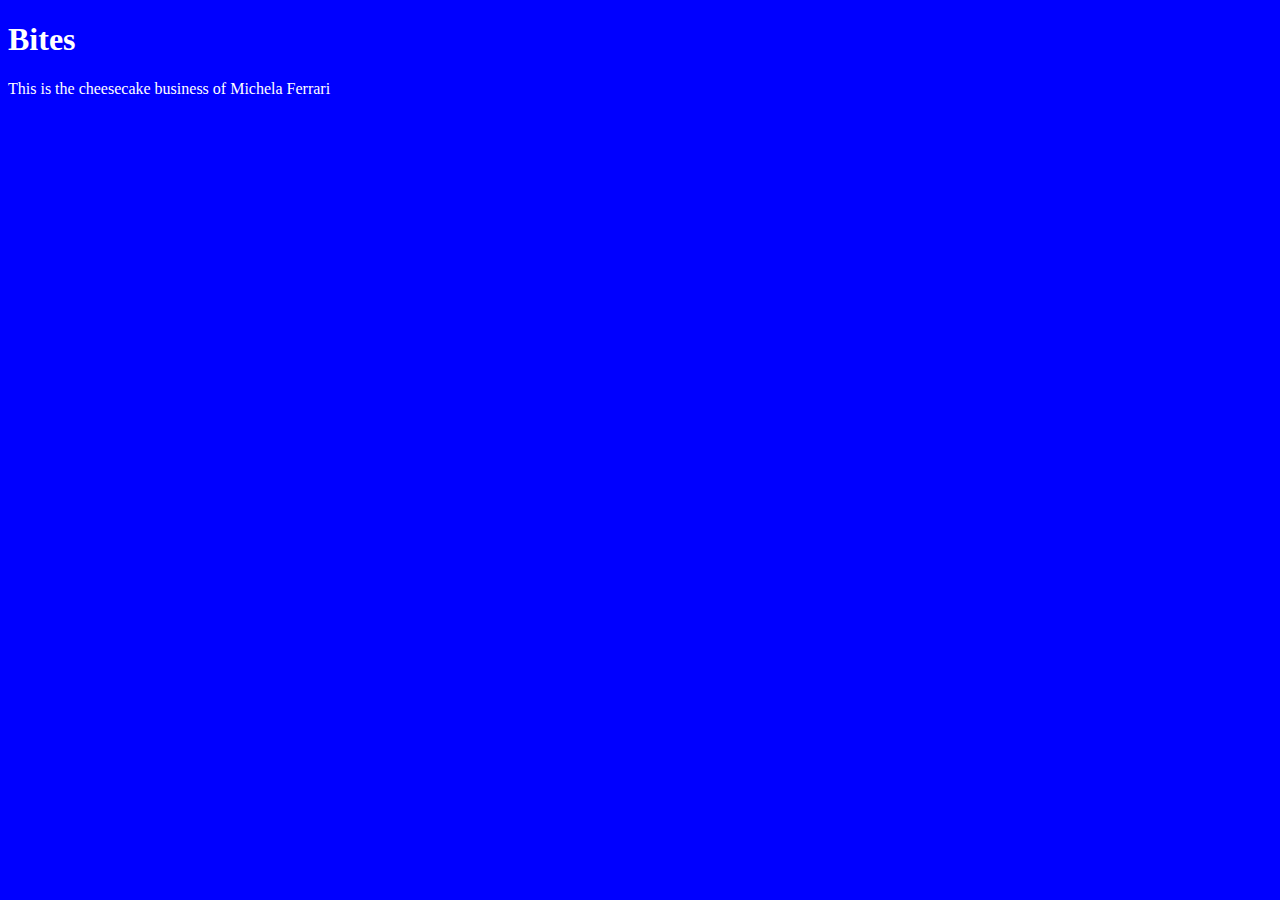
<file: unit_1/index.html>
<!DOCTYPE html>

<html>
	<head>
		<title>Bites</title>
		<link rel="stylesheet" type="text/css" href="css/style.css">
	</head>

	<body>	
		<h1>Bites</h1>
		<p>This is the cheesecake business of Michela Ferrari<p>
	</body>
</html>
</file>
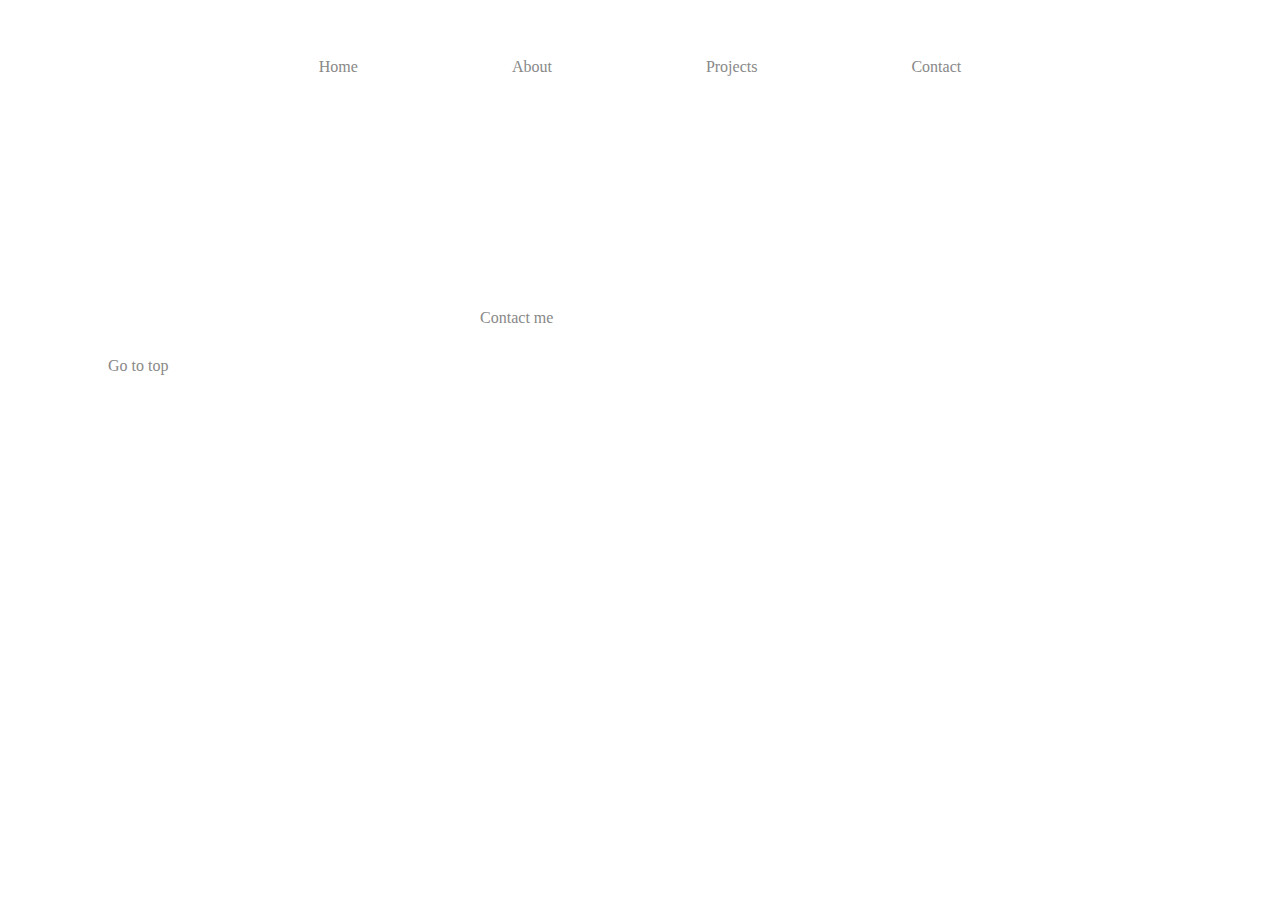
<file: unit_3/index.html>
<!DOCTYPE html>

<html>
	<head>
		<link rel="stylesheet" type="text/css" href="css/style.css">
		<title>Michela Ferrari</title>
	</head>

	<body>
		<header>
			<nav>
					<a href="#">Home</a>
					<a href="#">About</a>
					<a href="#">Projects</a>
					<a href="#">Contact</a>
			</nav>
		</header>
		<section id="intro">
			<h1> MICHELA FERRARI </h1>
			<p> An aspiring designer who is passionate about creating unique solutions that revolutionize experiences for human beings.</p>
		</section>
		

		<footer>
			<p> Coded and designed by Michela Ferrari // <a href="mailto:michela.ferrari.grau@gmail.com">Contact me</a></p>
			<p><a href="#">Go to top</a></p>
		</footer>
	</body>
</html>
</file>
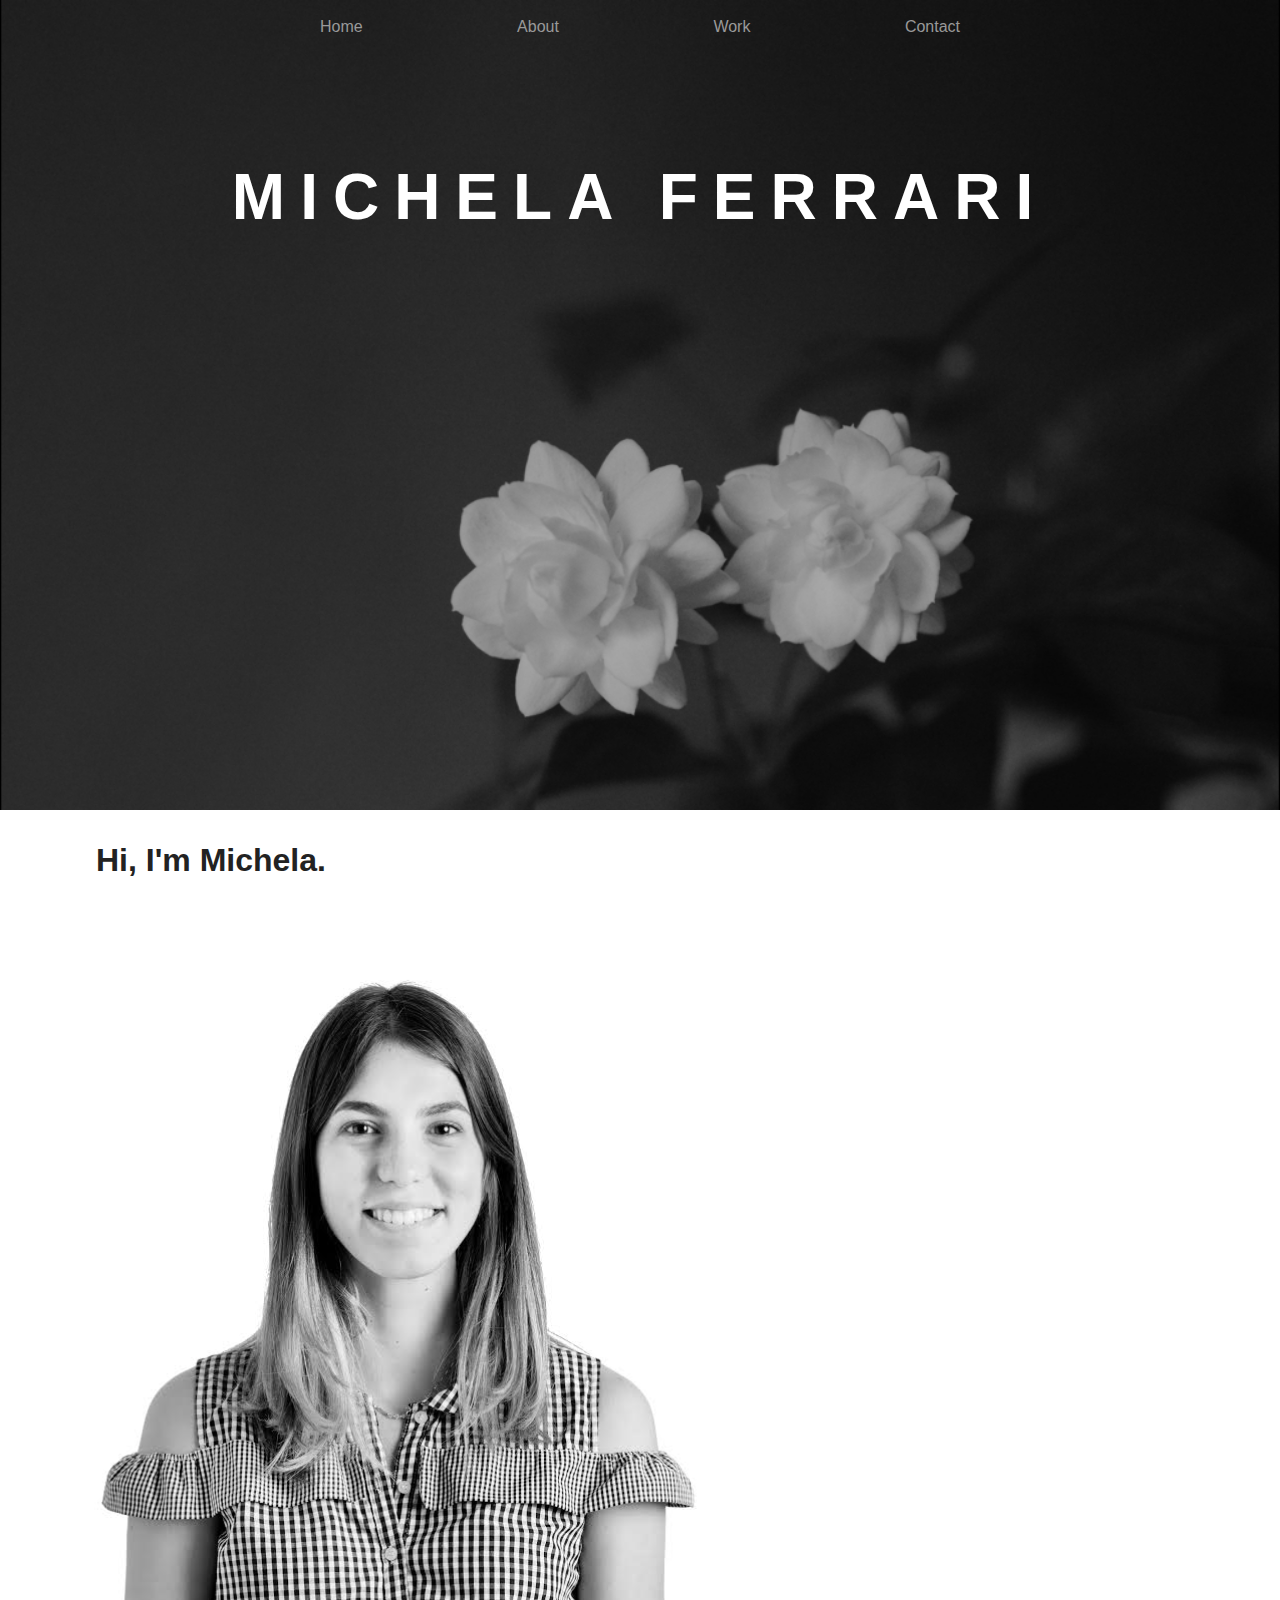
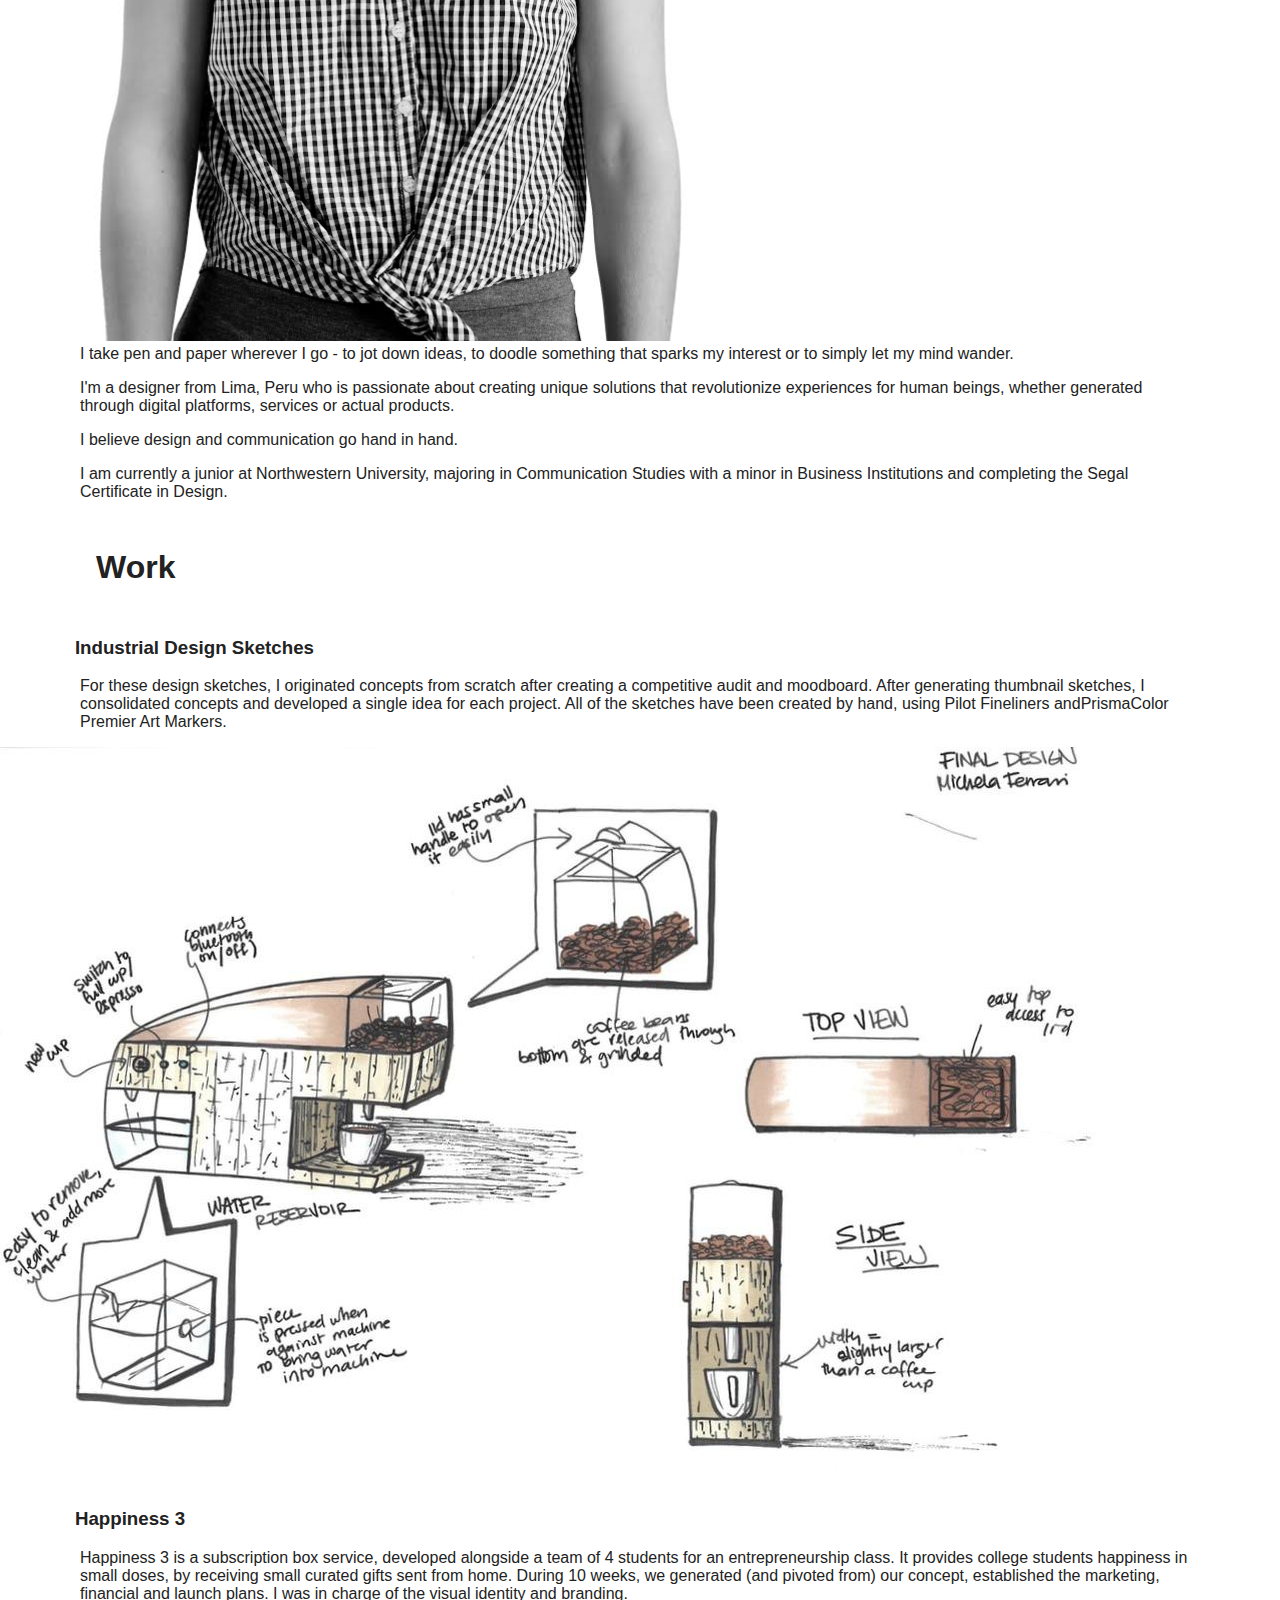
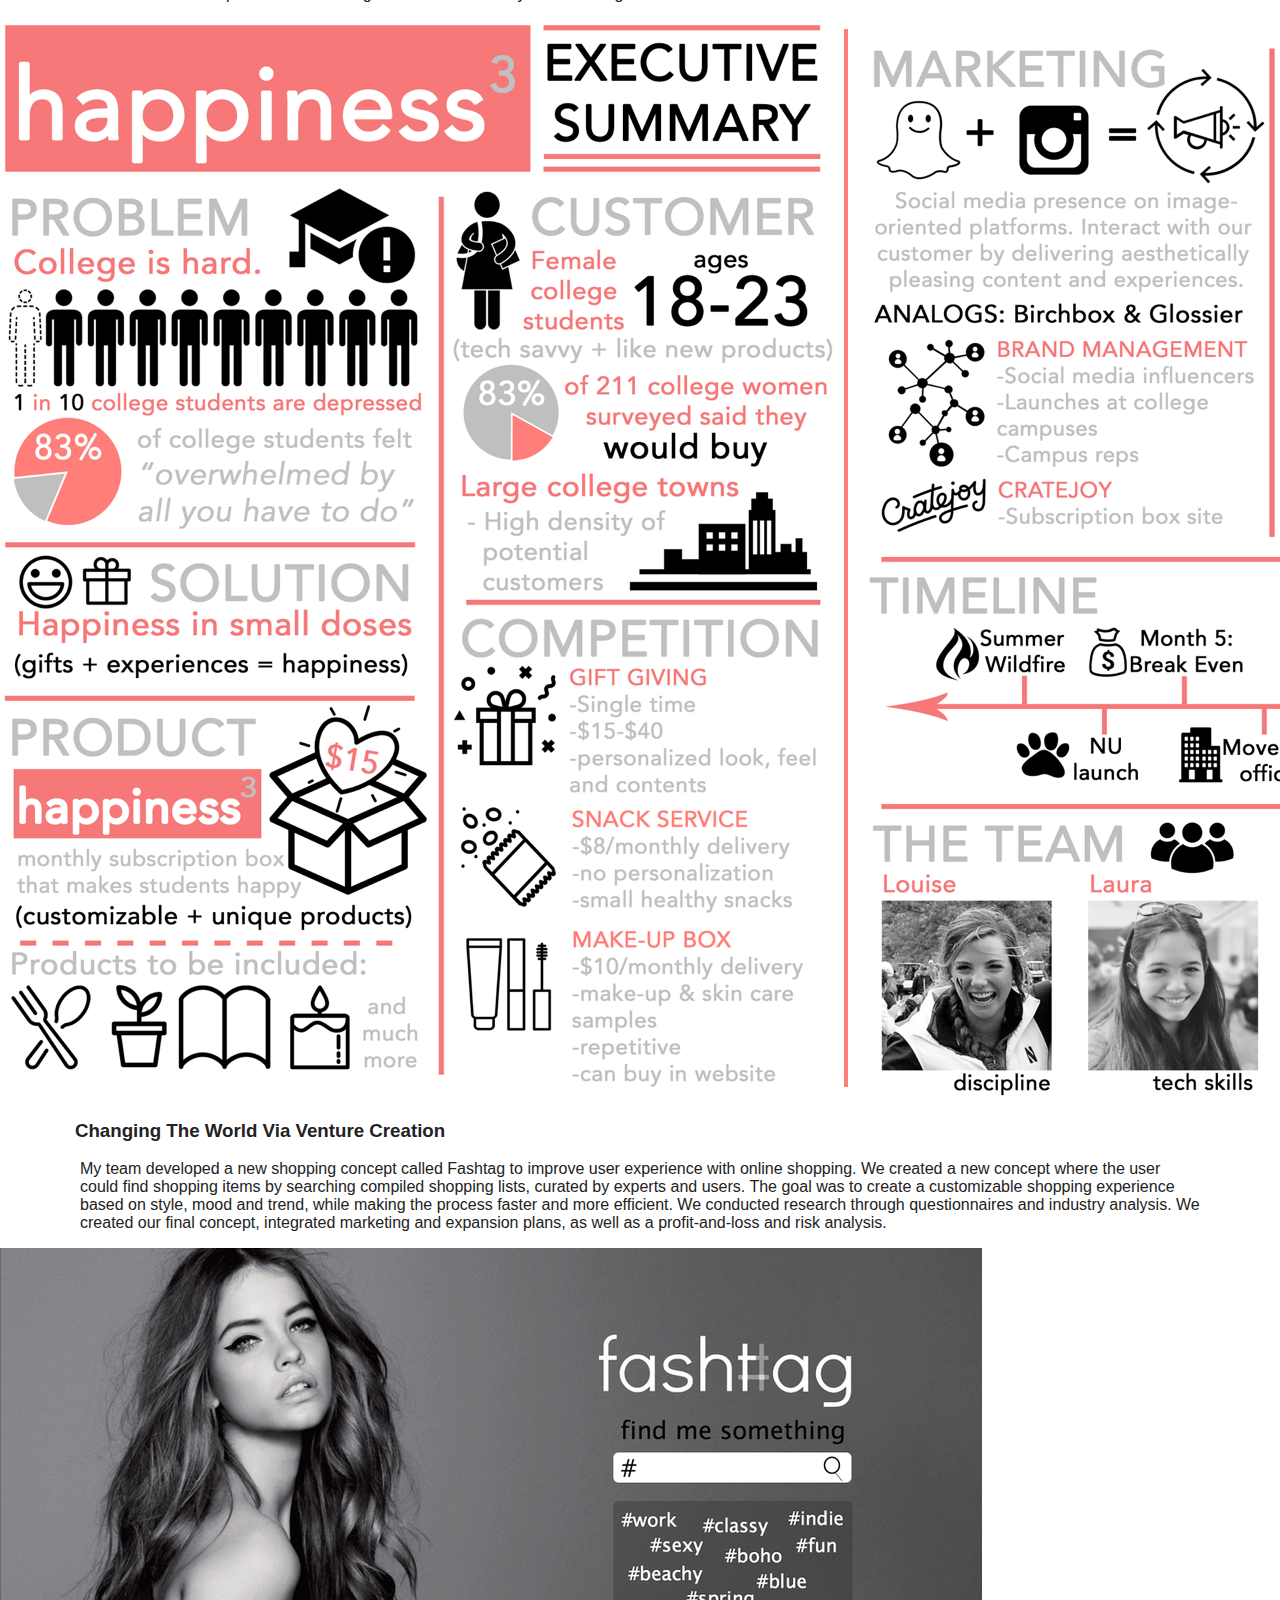
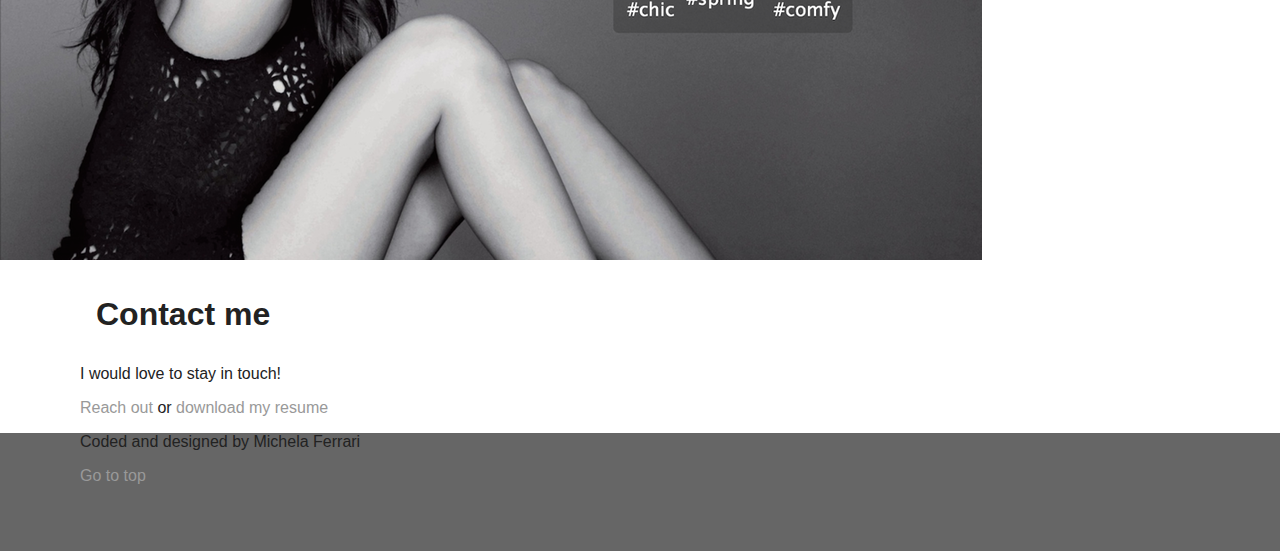
<file: unit_4/index.html>
<!DOCTYPE html>

<html>
	<head>
		<link rel="stylesheet" type="text/css" href="css/style.css">
		<title>Michela Ferrari</title>
	</head>

	<body>
		<header>
			<nav>
			<br>
					<a href="#">Home</a>
					<a href="#">About</a>
					<a href="#">Work</a>
					<a href="#">Contact</a>
			</nav>
		</header>
		<section id="intro">
			<h1> MICHELA FERRARI </h1>
		</section>

		<section id="about">
			<h2> Hi, I'm Michela. </h2>

			<img src="images/michela.jpg">
			<p> I take pen and paper wherever I go - to jot down ideas, to doodle something that sparks my interest or to simply let my mind wander. </p>

			<p>I'm a designer from Lima, Peru who is passionate about creating unique solutions that revolutionize experiences for human beings, whether generated through digital platforms, services or actual products.</p>

			<p>I believe design and communication go hand in hand.</p> 

			<p>I am currently a junior at Northwestern University, majoring in Communication Studies with a minor in Business Institutions and completing the Segal Certificate in Design.</p> 
		</section>

		<section id="work">
			<h2> Work </h2>
			<h3> Industrial Design Sketches </h3>
			<p> For these design sketches, I originated concepts from scratch after creating a competitive audit and moodboard. After generating thumbnail sketches, I consolidated concepts and developed a single idea for each project. All of the sketches have been created by hand, using Pilot Fineliners andPrismaColor Premier Art Markers. </p>

			<img src="images/cafetera-final.jpg">
			
			<h3> Happiness 3 </h3>
			<p> Happiness 3 is a subscription box service, developed alongside a team of 4 students for an entrepreneurship class. It provides college students happiness in small doses, by receiving small curated gifts sent from home. During 10 weeks, we generated (and pivoted from) our concept, established the marketing, financial and launch plans. I was in charge of the visual identity and branding. </p>

			<img src="images/happiness.jpg">

			<h3> Changing The World Via Venture Creation </h3> 
			<p> My team developed a new shopping concept called Fashtag to improve user experience with online shopping.  We created a new concept where the user could find shopping items by searching compiled shopping lists, curated by experts and users. The goal was to create a customizable shopping experience based on style, mood and trend, while making the process faster and more efficient. We conducted research through questionnaires and industry analysis. We created our final concept, integrated marketing and expansion plans, as well as a profit-and-loss and risk analysis. </p>

			<img src="images/fashtag.jpg">

		</section>

		<section id="contact">
		<h2>Contact me</h2>
			<p> I would love to stay in touch! </p>
			<p><a href="mailto:michela.ferrari.grau@gmail.com">Reach out</a> or <a href=#>download my resume</a></p>
		</section> 


		<footer>
			<p> Coded and designed by Michela Ferrari </p>
			<p><a href="#">Go to top</a></p>
		</footer>
	</body>
</html>
</file>
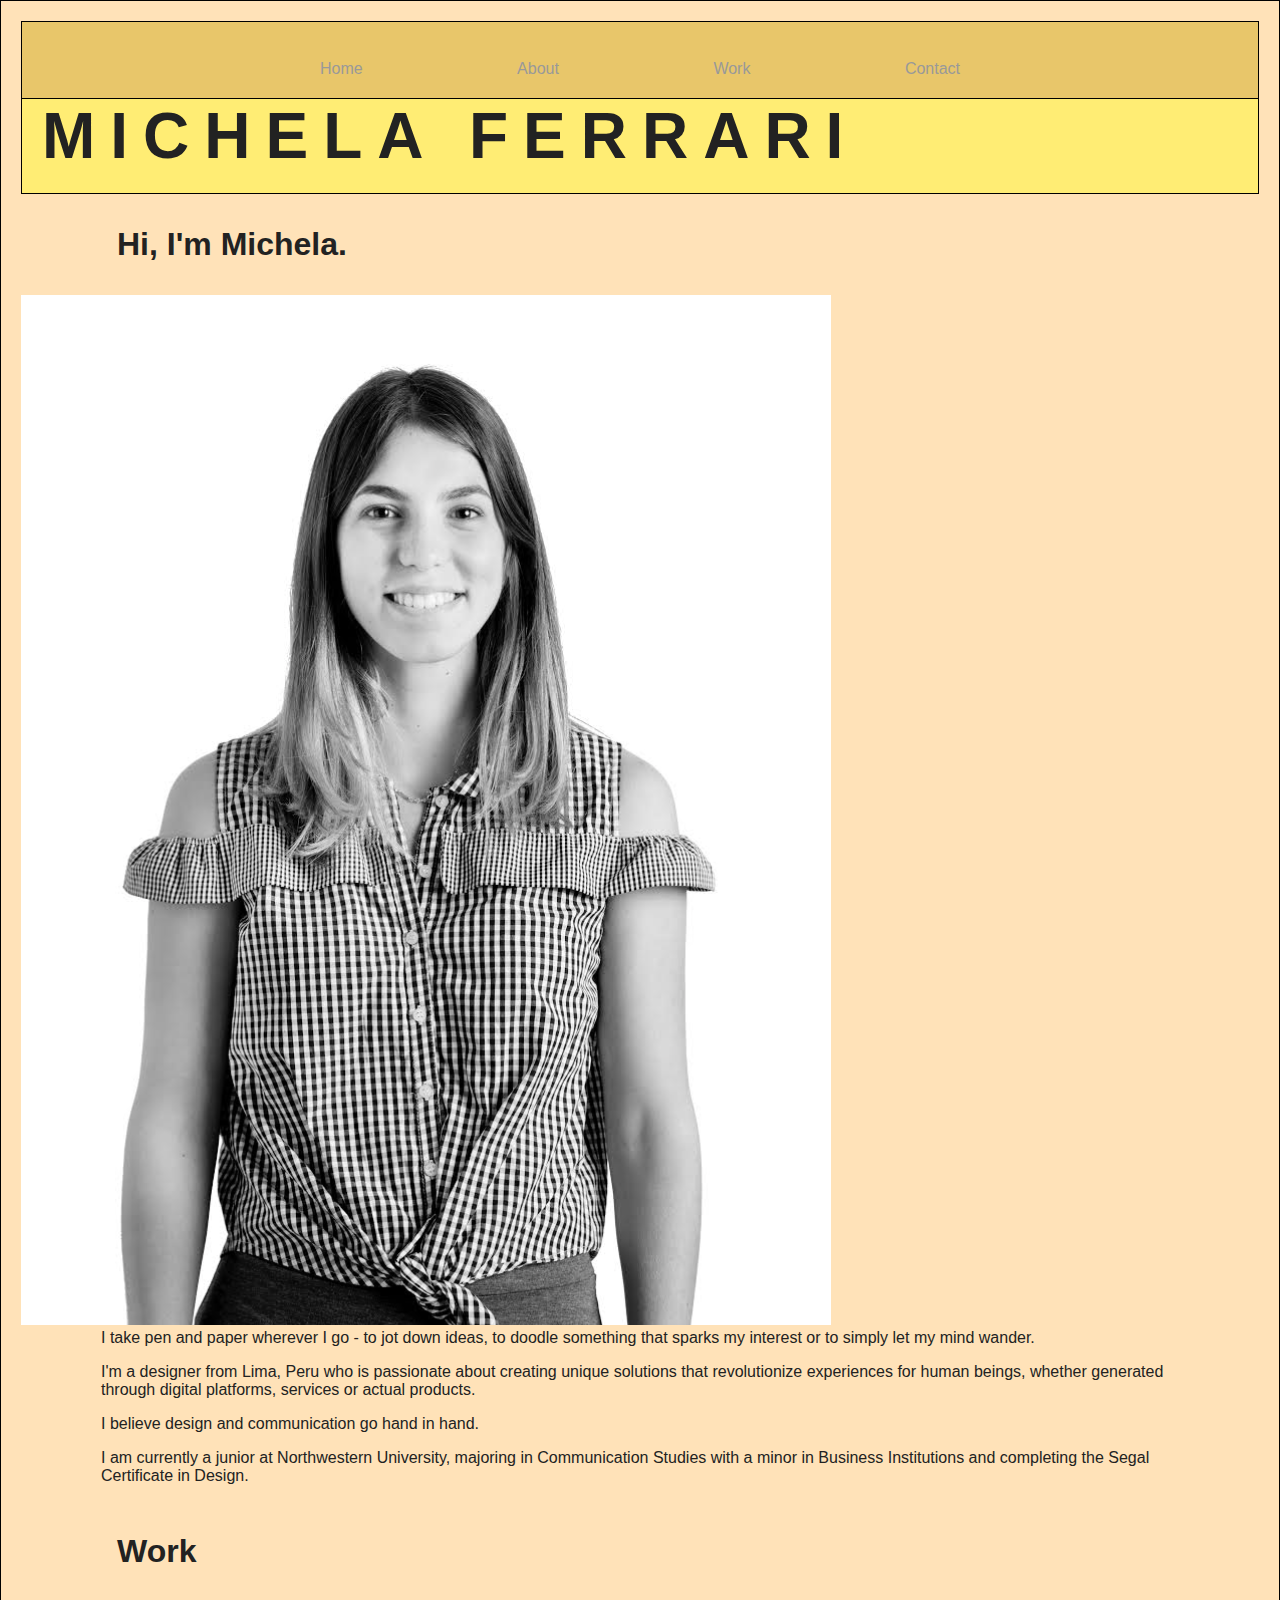
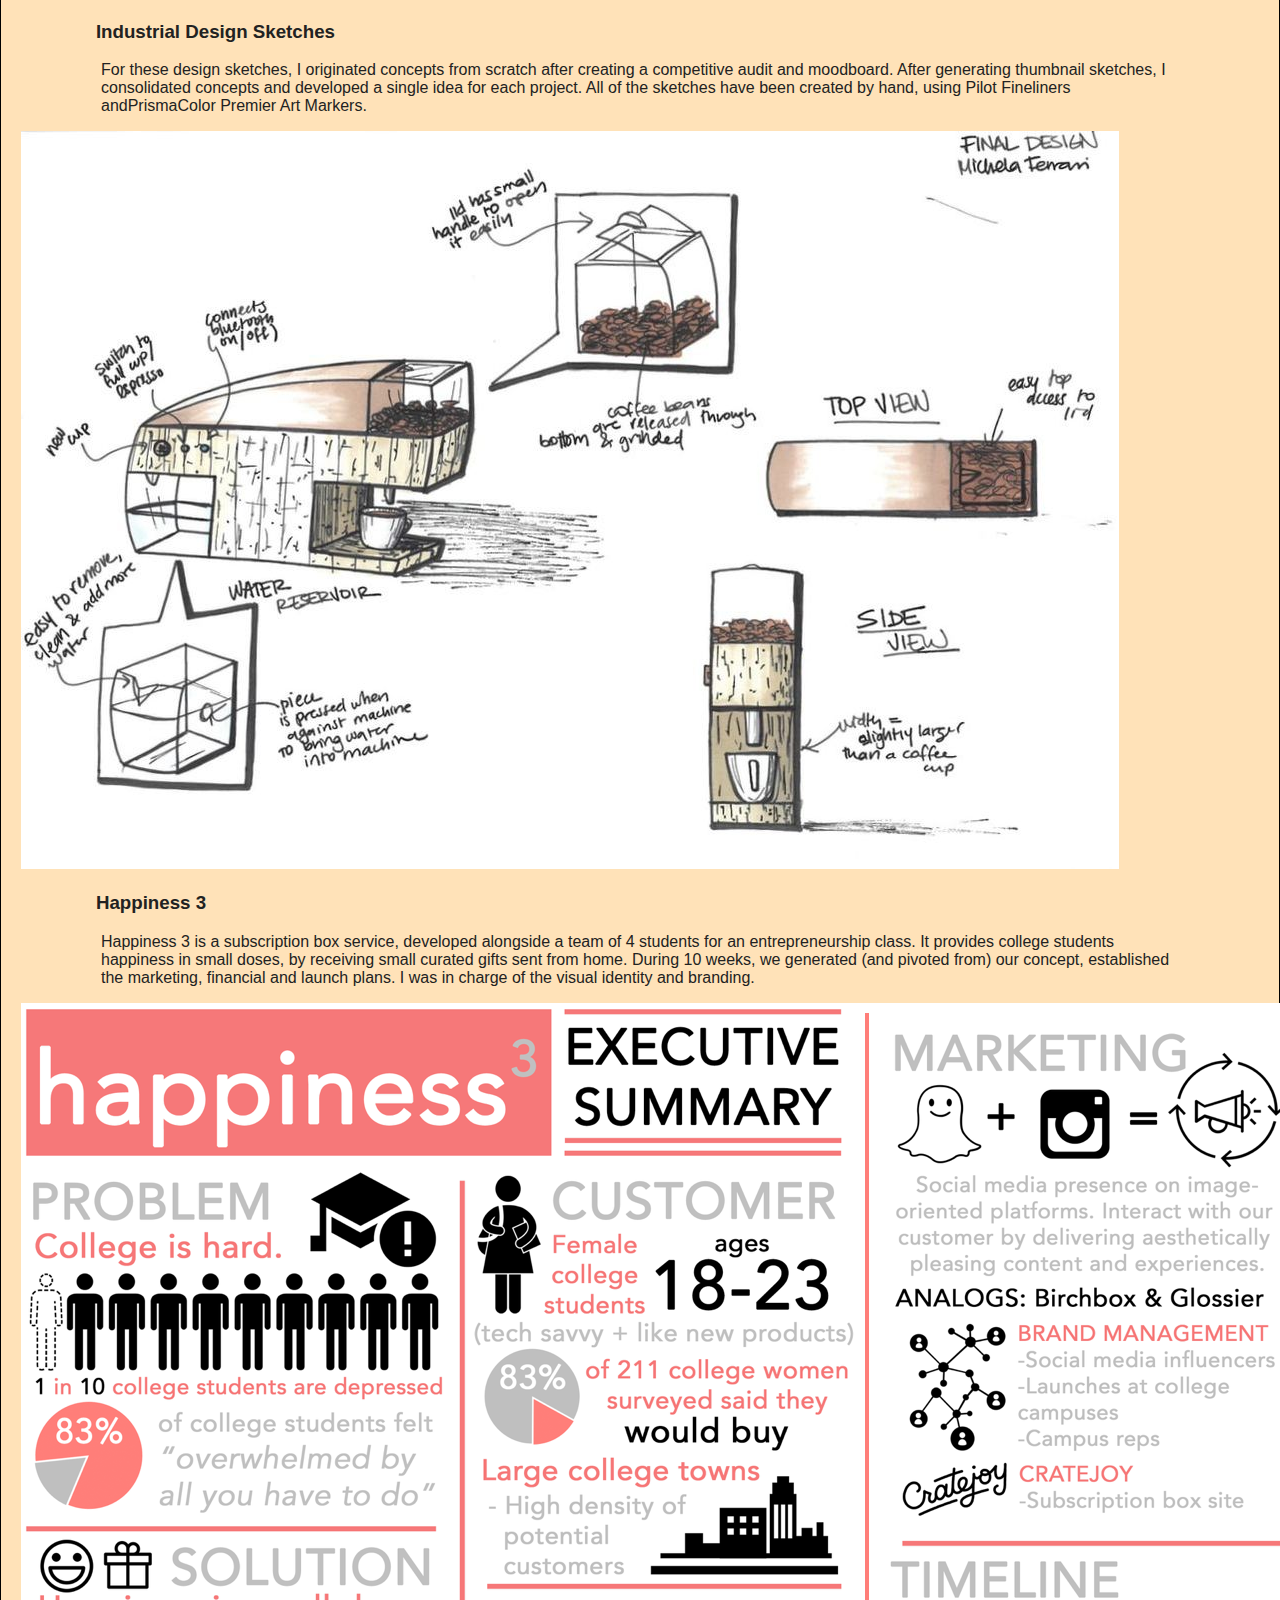
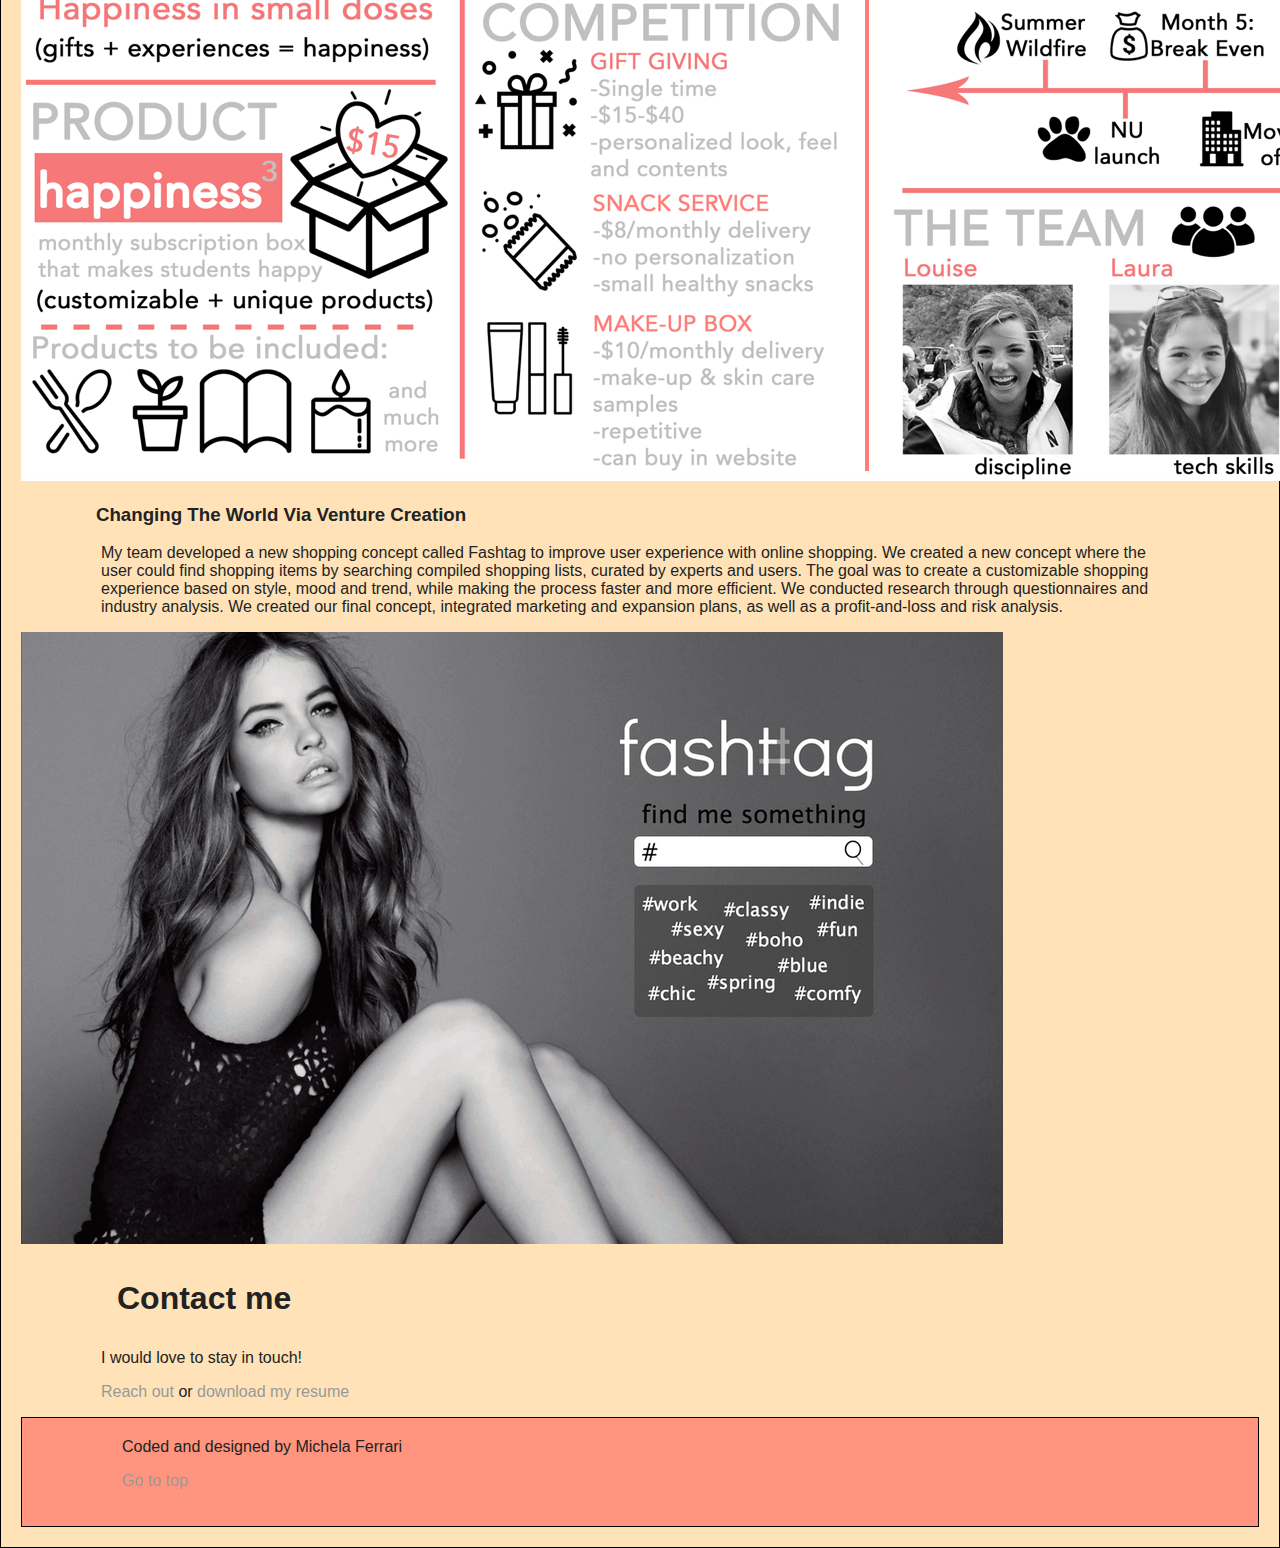
<file: unit_5/index.html>
<!DOCTYPE html>

<html>
	<head>
		<link rel="stylesheet" type="text/css" href="css/style.css">
		<title>Michela Ferrari</title>
	</head>

	<body>

		<div class=wrapper>
		<nav>
			<br>
			<a href="#">Home</a>
			<a href="#">About</a>
			<a href="#">Work</a>
			<a href="#">Contact</a>
		</nav>
		
		<header>
			<h1> MICHELA FERRARI </h1>
		</header>
		
		<main>
		<section id="about">
			<h2> Hi, I'm Michela. </h2>

			<img src="images/michela.jpg">
			<p> I take pen and paper wherever I go - to jot down ideas, to doodle something that sparks my interest or to simply let my mind wander. </p>

			<p>I'm a designer from Lima, Peru who is passionate about creating unique solutions that revolutionize experiences for human beings, whether generated through digital platforms, services or actual products.</p>

			<p>I believe design and communication go hand in hand.</p> 

			<p>I am currently a junior at Northwestern University, majoring in Communication Studies with a minor in Business Institutions and completing the Segal Certificate in Design.</p> 
		</section>

		<section id="work">
			<h2> Work </h2>
			<h3> Industrial Design Sketches </h3>
			<p> For these design sketches, I originated concepts from scratch after creating a competitive audit and moodboard. After generating thumbnail sketches, I consolidated concepts and developed a single idea for each project. All of the sketches have been created by hand, using Pilot Fineliners andPrismaColor Premier Art Markers. </p>

			<img src="images/cafetera-final.jpg">
			
			<h3> Happiness 3 </h3>
			<p> Happiness 3 is a subscription box service, developed alongside a team of 4 students for an entrepreneurship class. It provides college students happiness in small doses, by receiving small curated gifts sent from home. During 10 weeks, we generated (and pivoted from) our concept, established the marketing, financial and launch plans. I was in charge of the visual identity and branding. </p>

			<img src="images/happiness.jpg">

			<h3> Changing The World Via Venture Creation </h3> 
			<p> My team developed a new shopping concept called Fashtag to improve user experience with online shopping.  We created a new concept where the user could find shopping items by searching compiled shopping lists, curated by experts and users. The goal was to create a customizable shopping experience based on style, mood and trend, while making the process faster and more efficient. We conducted research through questionnaires and industry analysis. We created our final concept, integrated marketing and expansion plans, as well as a profit-and-loss and risk analysis. </p>

			<img src="images/fashtag.jpg">

		</section>

		<section id="contact">
		<h2>Contact me</h2>
			<p> I would love to stay in touch! </p>
			<p><a href="mailto:michela.ferrari.grau@gmail.com">Reach out</a> or <a href=#>download my resume</a></p>
		</section> 
		</main>

		<footer>
			<p> Coded and designed by Michela Ferrari </p>
			<p><a href="#">Go to top</a></p>
		</footer>
	</body>
		</div>
</html>
</file>
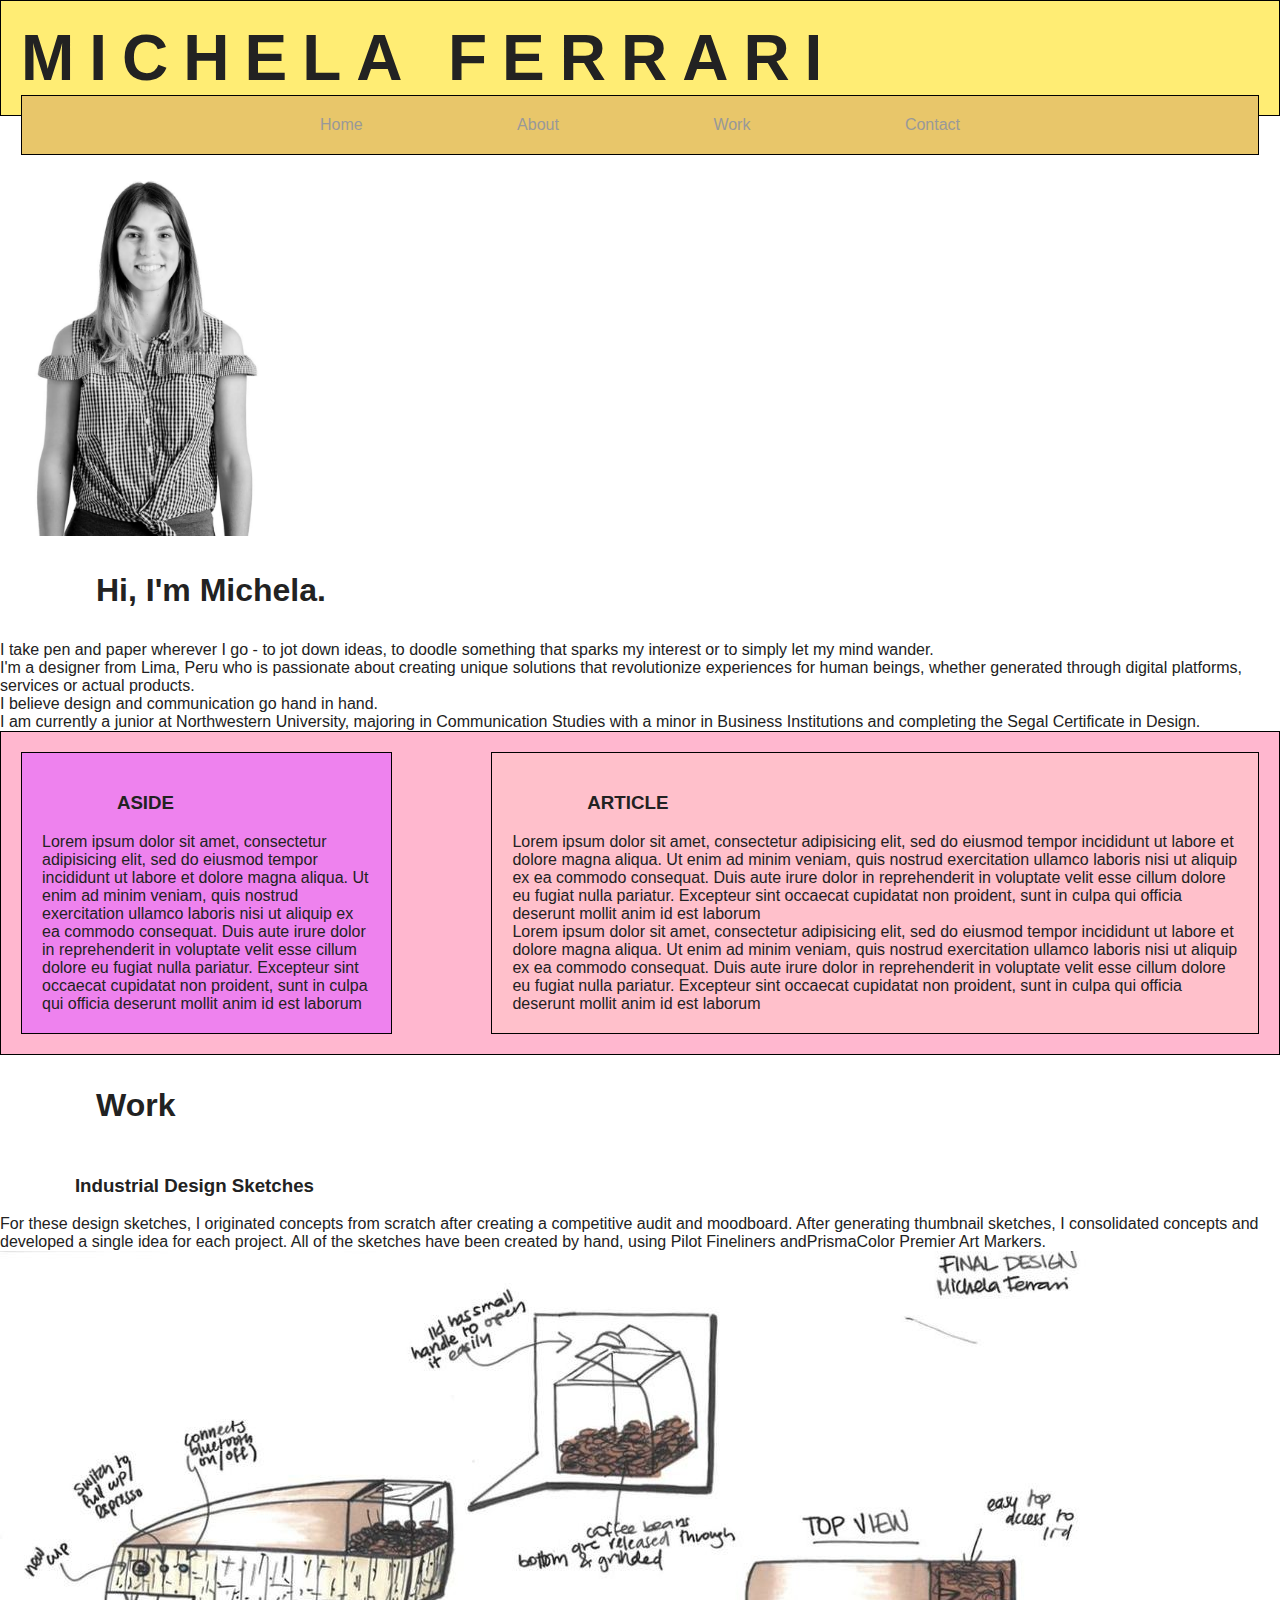
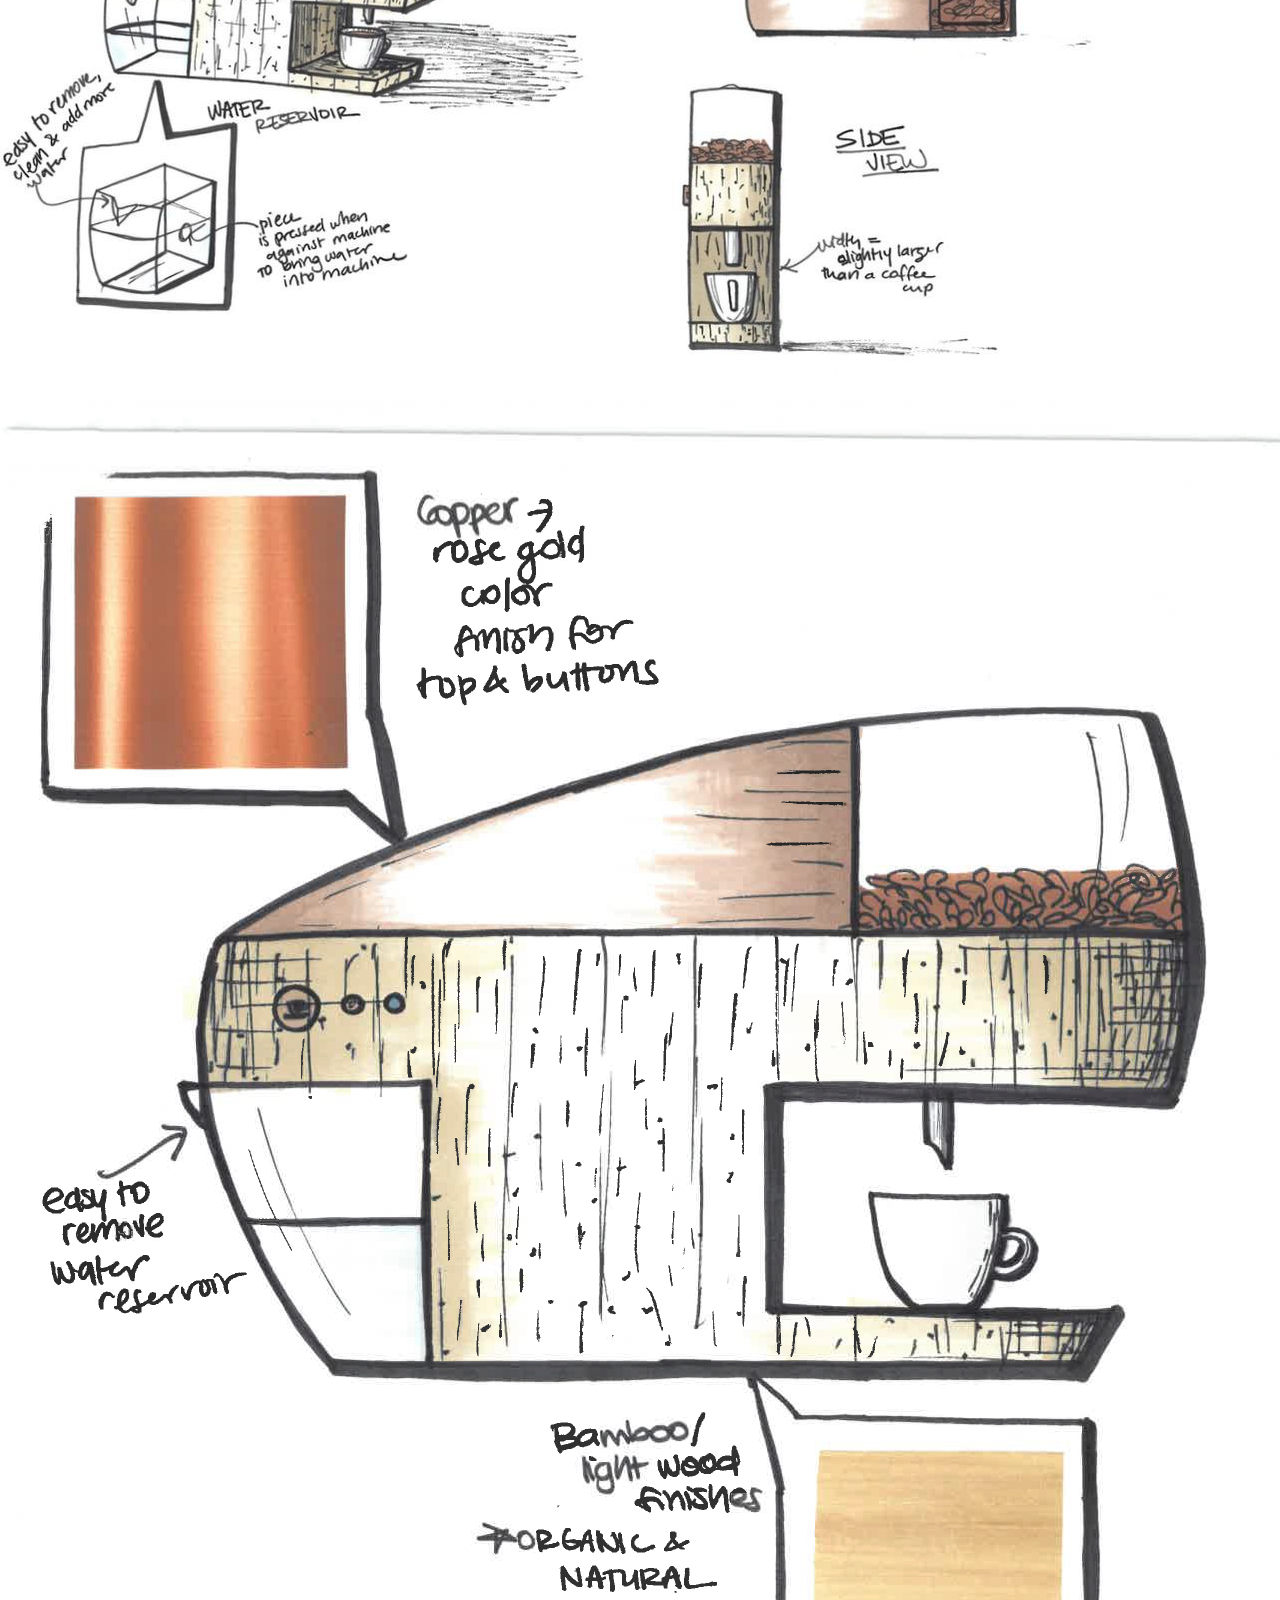
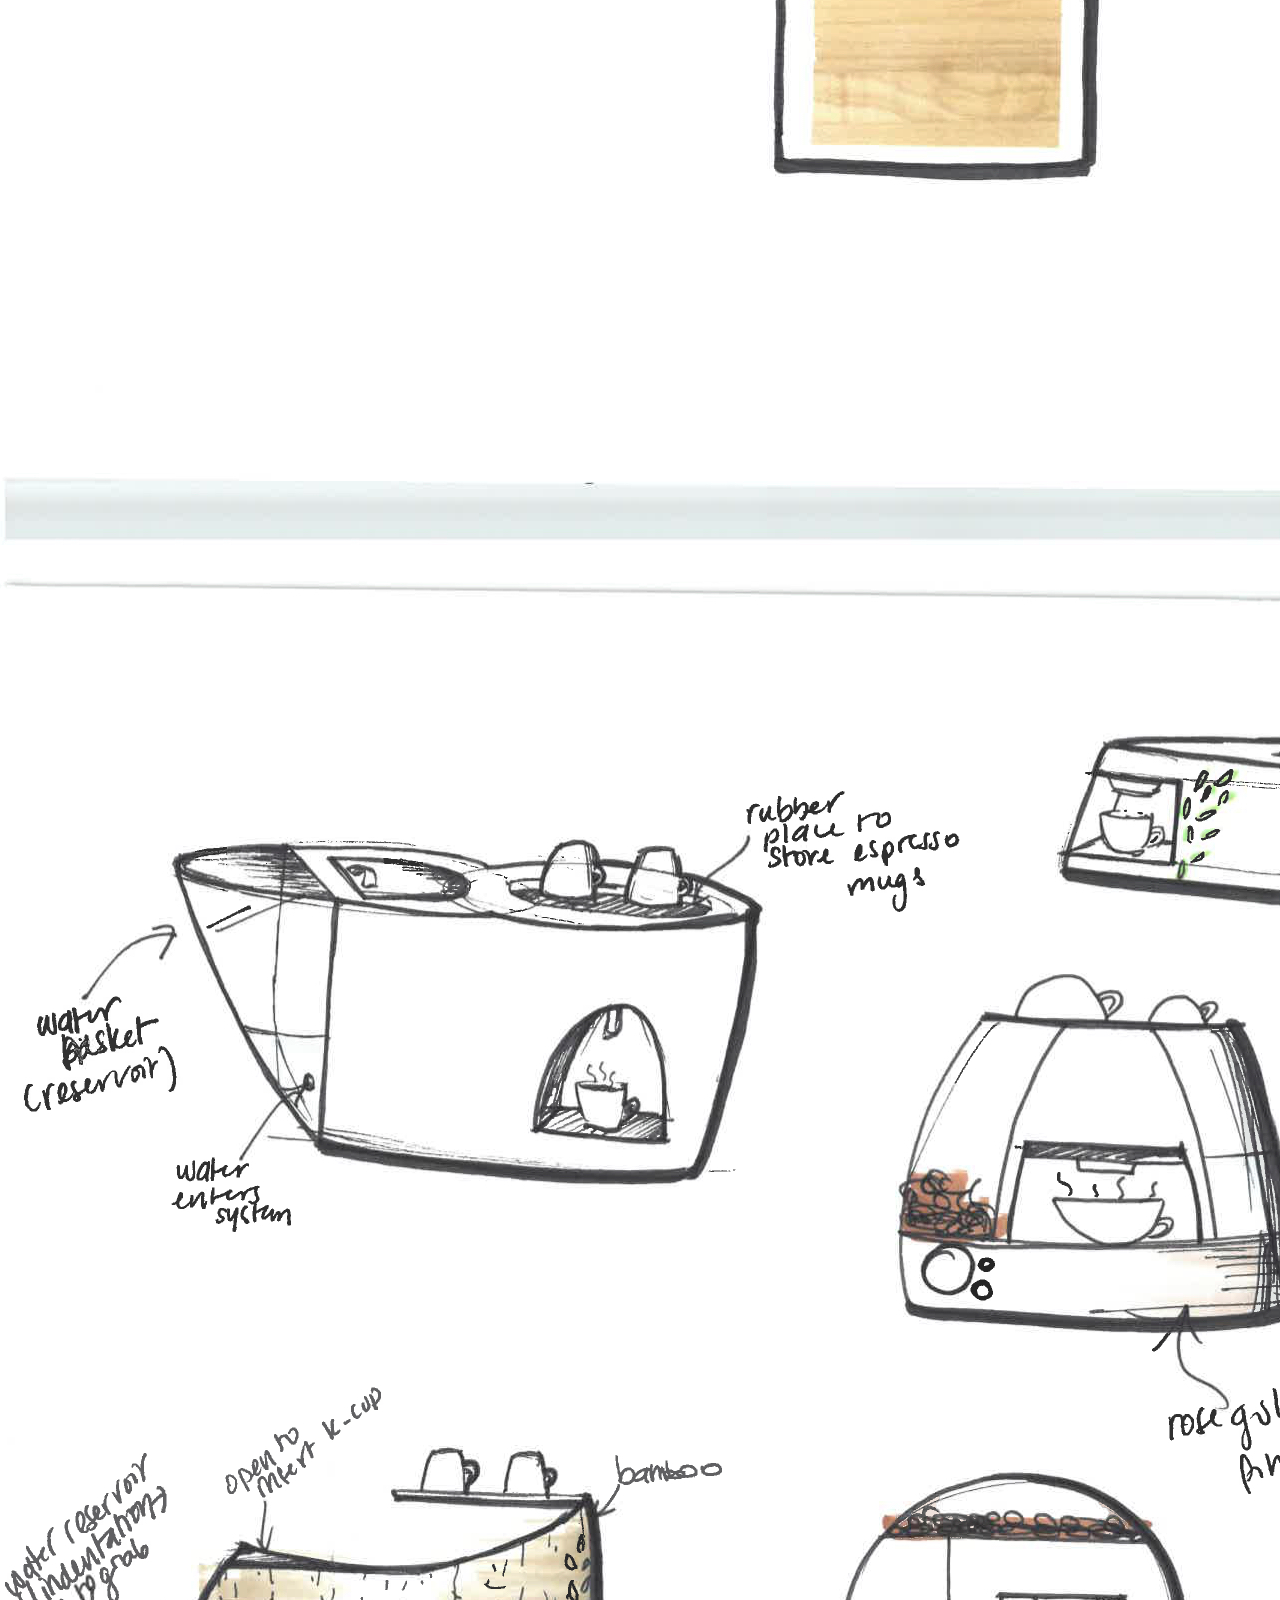
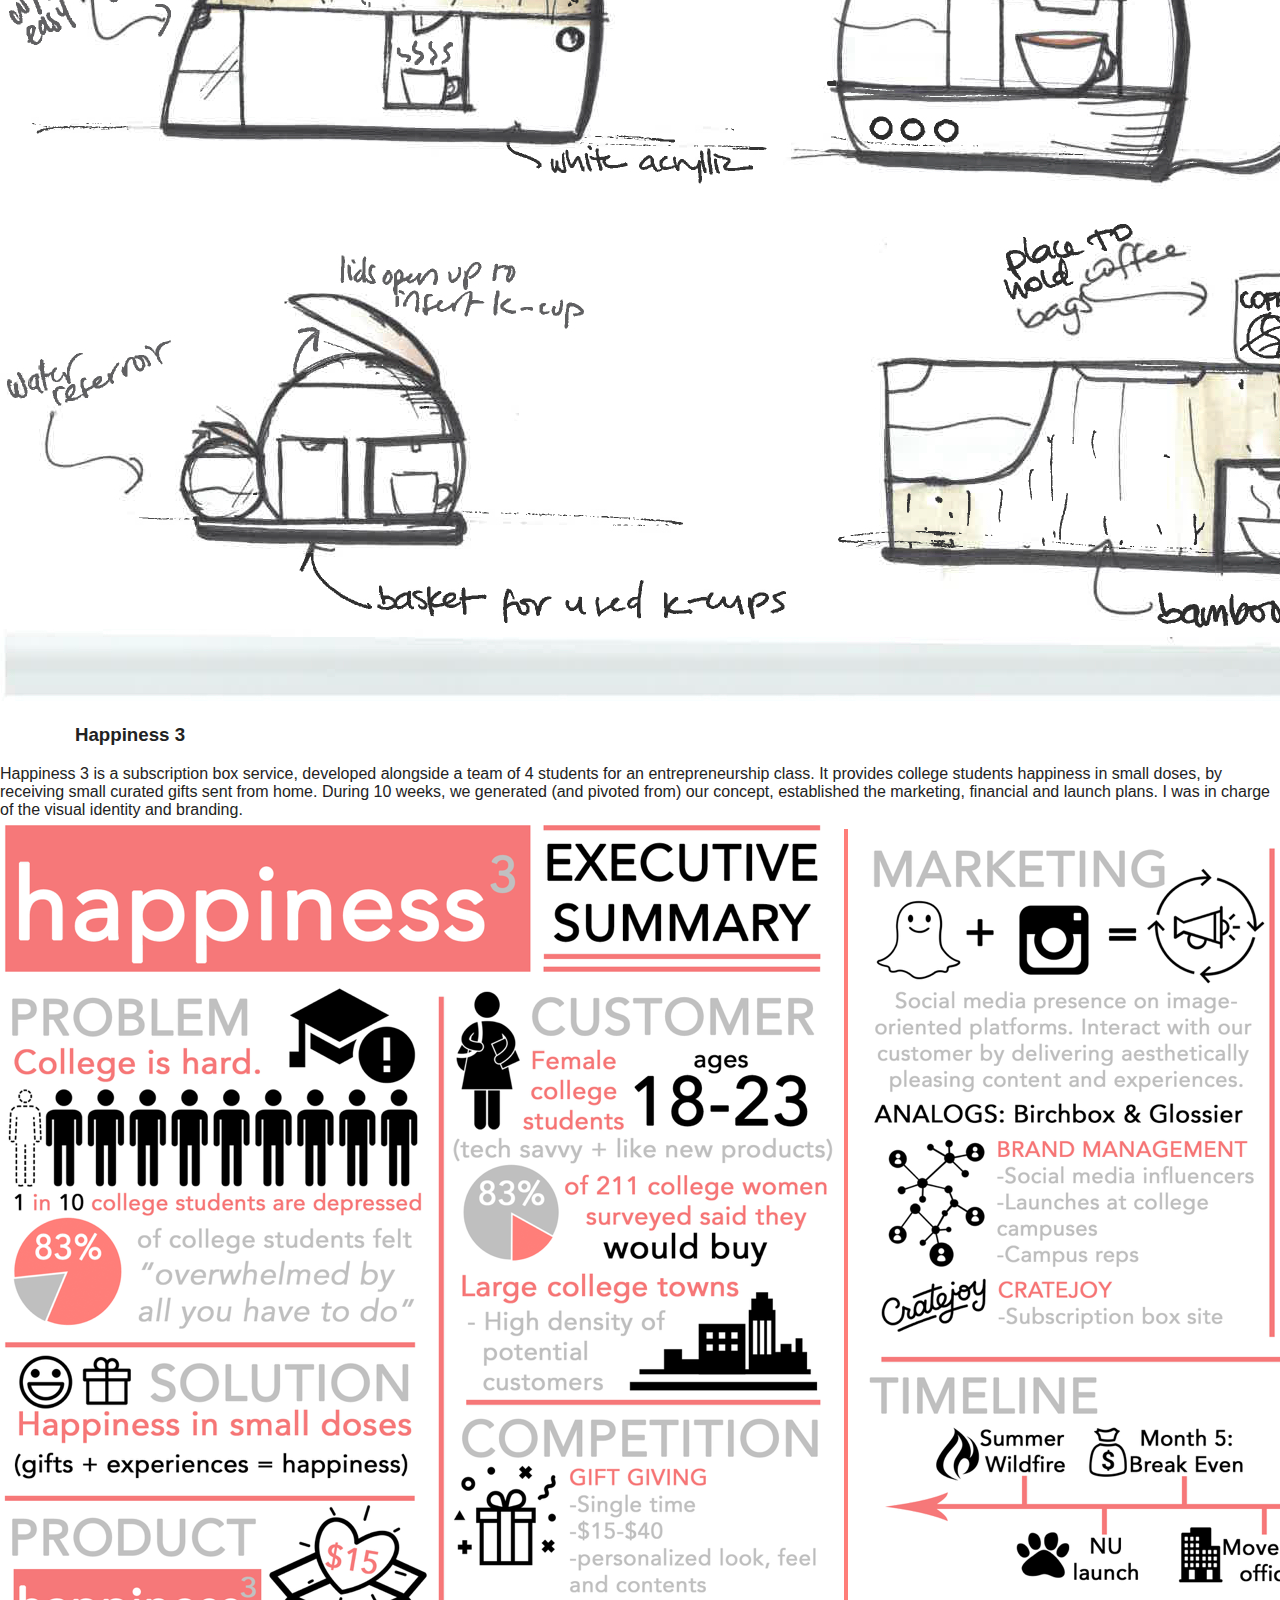
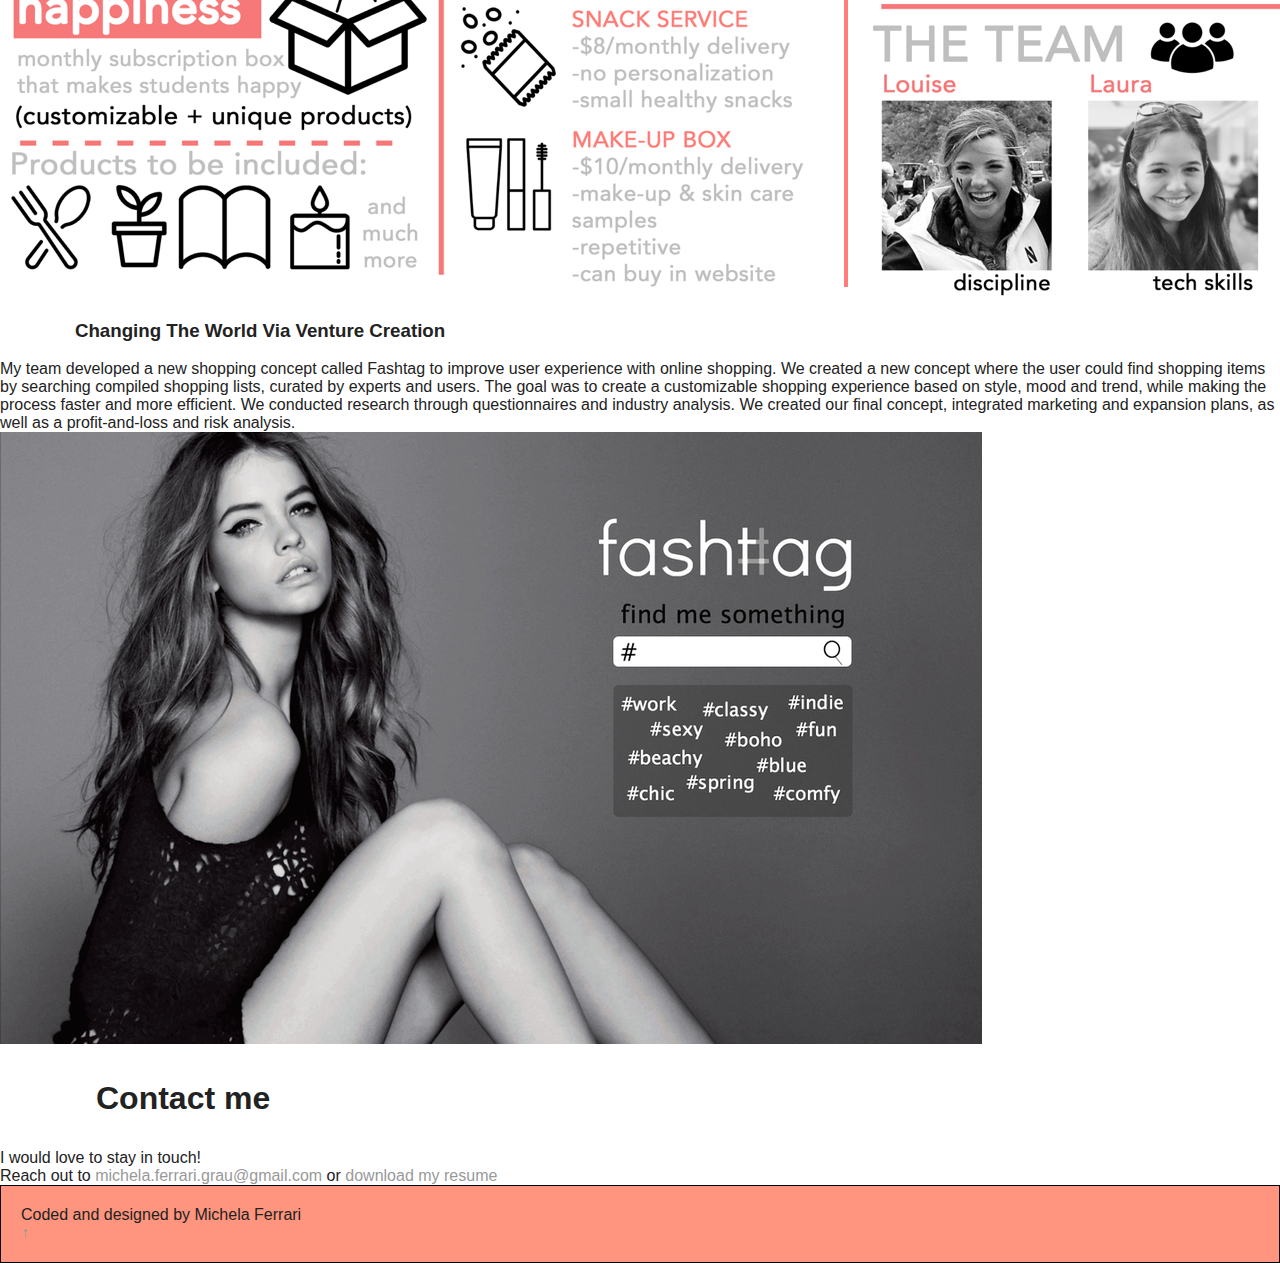
<file: unit_6/index.html>
<!DOCTYPE html>
<html>
<head>
	<link rel="stylesheet" type="text/css" href="css/style.css">
	<title>Michela Ferrari</title>
</head>
<body>
	<header>
		<h1>MICHELA FERRARI</h1>
		<nav>
			<a href="#">Home</a>
			<a href="#">About</a>
			<a href="#">Work</a>
			<a href="#">Contact</a>
		</nav>
	</header>
	<main>
		<section id="about">
			<img src="images/michela.jpg" width="300" alt="Photo of Michela">
			<h2>Hi, I'm Michela.</h2>
			<p> I take pen and paper wherever I go - to jot down ideas, to doodle something that sparks my interest or to simply let my mind wander. </p>
			<p>I'm a designer from Lima, Peru who is passionate about creating unique solutions that revolutionize experiences for human beings, whether generated through digital platforms, services or actual products.</p>
			<p>I believe design and communication go hand in hand.</p> 
			<p>I am currently a junior at Northwestern University, majoring in Communication Studies with a minor in Business Institutions and completing the Segal Certificate in Design.</p> 
		</section>
		<section id="two_column" class="clearfix">
			<aside id="left">
				<h3>ASIDE</h3>
				<p> Lorem ipsum dolor sit amet, consectetur adipisicing elit, sed do eiusmod
				tempor incididunt ut labore et dolore magna aliqua. Ut enim ad minim veniam,
				quis nostrud exercitation ullamco laboris nisi ut aliquip ex ea commodo
				consequat. Duis aute irure dolor in reprehenderit in voluptate velit esse
				cillum dolore eu fugiat nulla pariatur. Excepteur sint occaecat cupidatat non
				proident, sunt in culpa qui officia deserunt mollit anim id est laborum </p> 
			</aside>
			<article id="right">
				<h3>ARTICLE</h3>
				<p> Lorem ipsum dolor sit amet, consectetur adipisicing elit, sed do eiusmod
				tempor incididunt ut labore et dolore magna aliqua. Ut enim ad minim veniam,
				quis nostrud exercitation ullamco laboris nisi ut aliquip ex ea commodo
				consequat. Duis aute irure dolor in reprehenderit in voluptate velit esse
				cillum dolore eu fugiat nulla pariatur. Excepteur sint occaecat cupidatat non
				proident, sunt in culpa qui officia deserunt mollit anim id est laborum </p> 
				<p> Lorem ipsum dolor sit amet, consectetur adipisicing elit, sed do eiusmod
				tempor incididunt ut labore et dolore magna aliqua. Ut enim ad minim veniam,
				quis nostrud exercitation ullamco laboris nisi ut aliquip ex ea commodo
				consequat. Duis aute irure dolor in reprehenderit in voluptate velit esse
				cillum dolore eu fugiat nulla pariatur. Excepteur sint occaecat cupidatat non
				proident, sunt in culpa qui officia deserunt mollit anim id est laborum </p> 
			</article>
		</section>

		<section id="work">
			<h2> Work </h2>
			<section>
				<h3> Industrial Design Sketches </h3>
				<p> For these design sketches, I originated concepts from scratch after creating a competitive audit and moodboard. After generating thumbnail sketches, I consolidated concepts and developed a single idea for each project. All of the sketches have been created by hand, using Pilot Fineliners andPrismaColor Premier Art Markers. </p>
				<img src="images/cafetera-final.jpg">
				<img src="images/cafeterafrontview.jpg">
				<img src="images/thumbnails.jpg">
			</section>
			<section>
				<h3> Happiness 3 </h3>
				<p> Happiness 3 is a subscription box service, developed alongside a team of 4 students for an entrepreneurship class. It provides college students happiness in small doses, by receiving small curated gifts sent from home. During 10 weeks, we generated (and pivoted from) our concept, established the marketing, financial and launch plans. I was in charge of the visual identity and branding. </p>
				<img src="images/happiness.jpg">
			</section>
			<section>
				<h3> Changing The World Via Venture Creation </h3> 
				<p> My team developed a new shopping concept called Fashtag to improve user experience with online shopping.  We created a new concept where the user could find shopping items by searching compiled shopping lists, curated by experts and users. The goal was to create a customizable shopping experience based on style, mood and trend, while making the process faster and more efficient. We conducted research through questionnaires and industry analysis. We created our final concept, integrated marketing and expansion plans, as well as a profit-and-loss and risk analysis. </p>
				<img src="images/fashtag.jpg">
			</section>
		</section>
		<section id="contact">
			<h2>Contact me</h2>
			<p>I would love to stay in touch! </p>
			<p>Reach out to <a href="mailto:michela.ferrari.grau@gmail.com">michela.ferrari.grau@gmail.com</a> or <a href="#">download my resume</a></p>
		</section> 
	</main>
	<footer>
		<p> Coded and designed by Michela Ferrari </p>
		<a href="#" class="toTop">&uarr;</a>
	</footer>
</body>
</html>
</file>
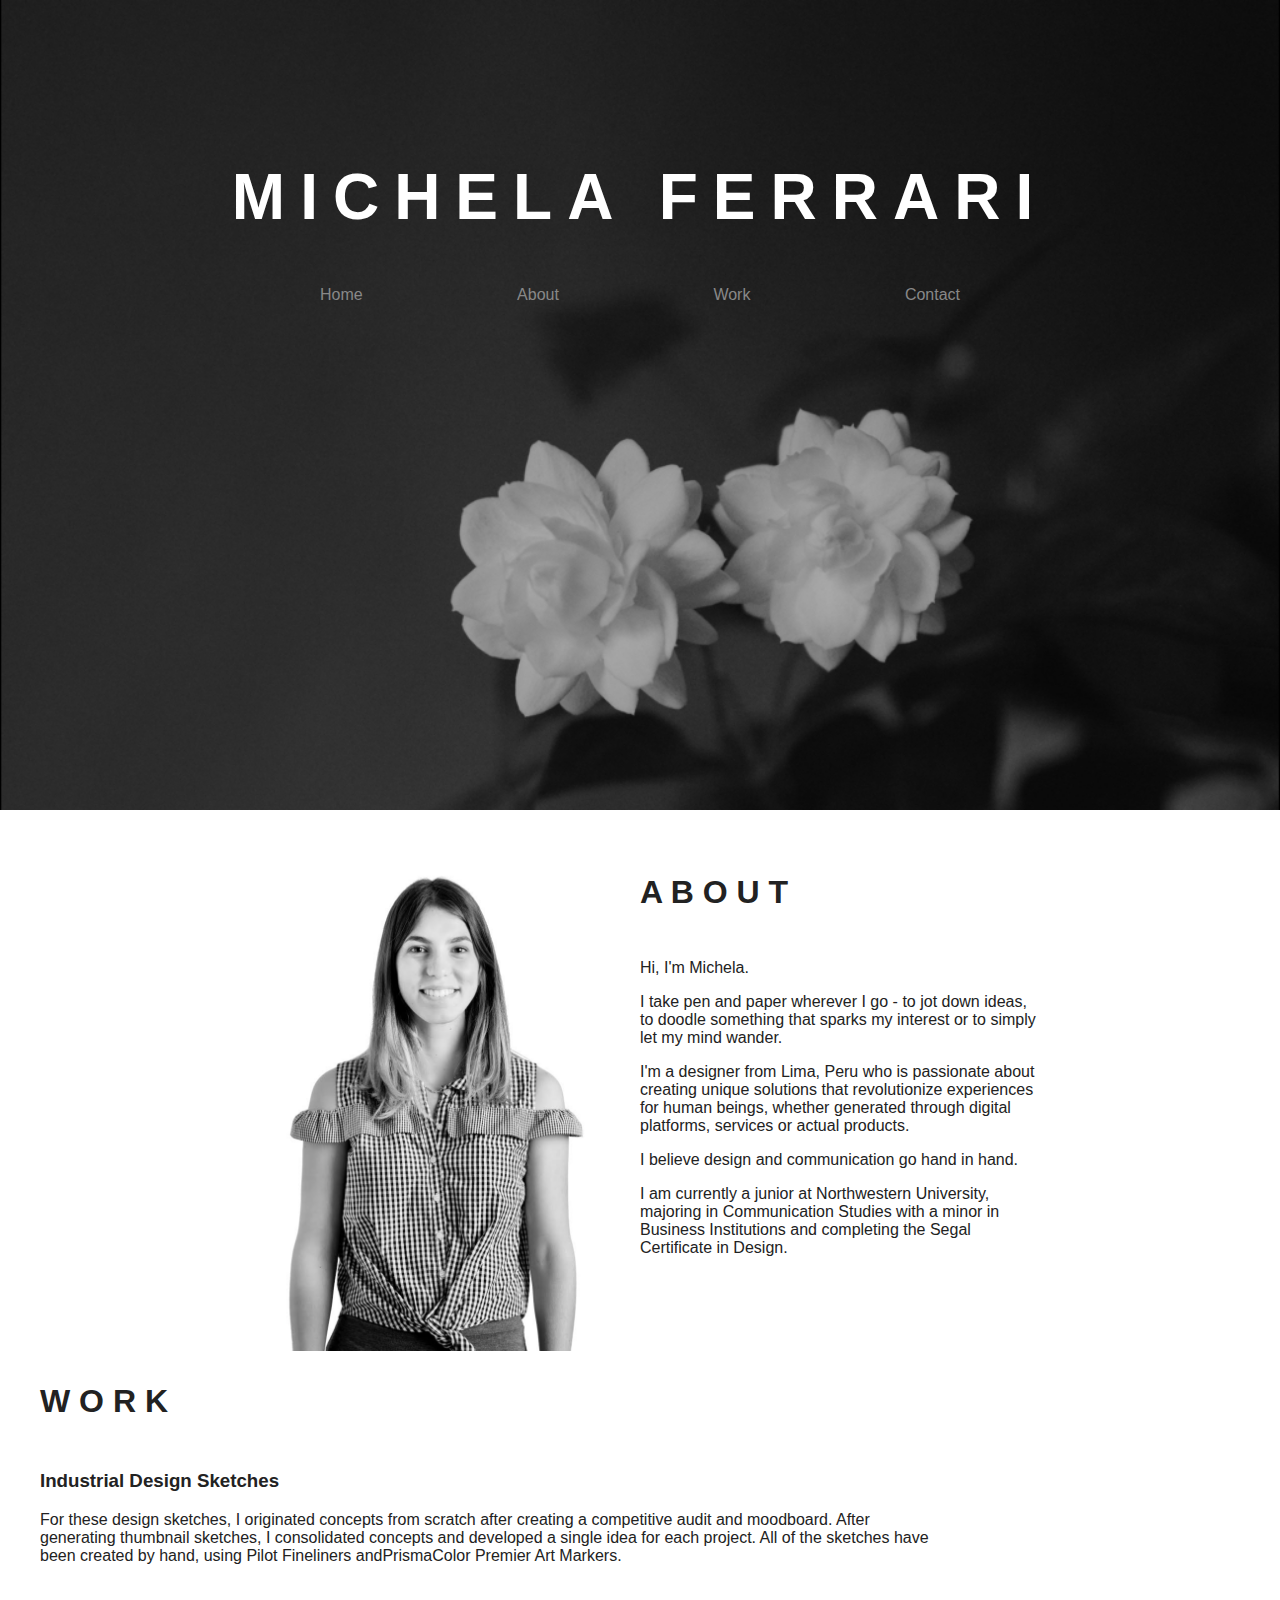
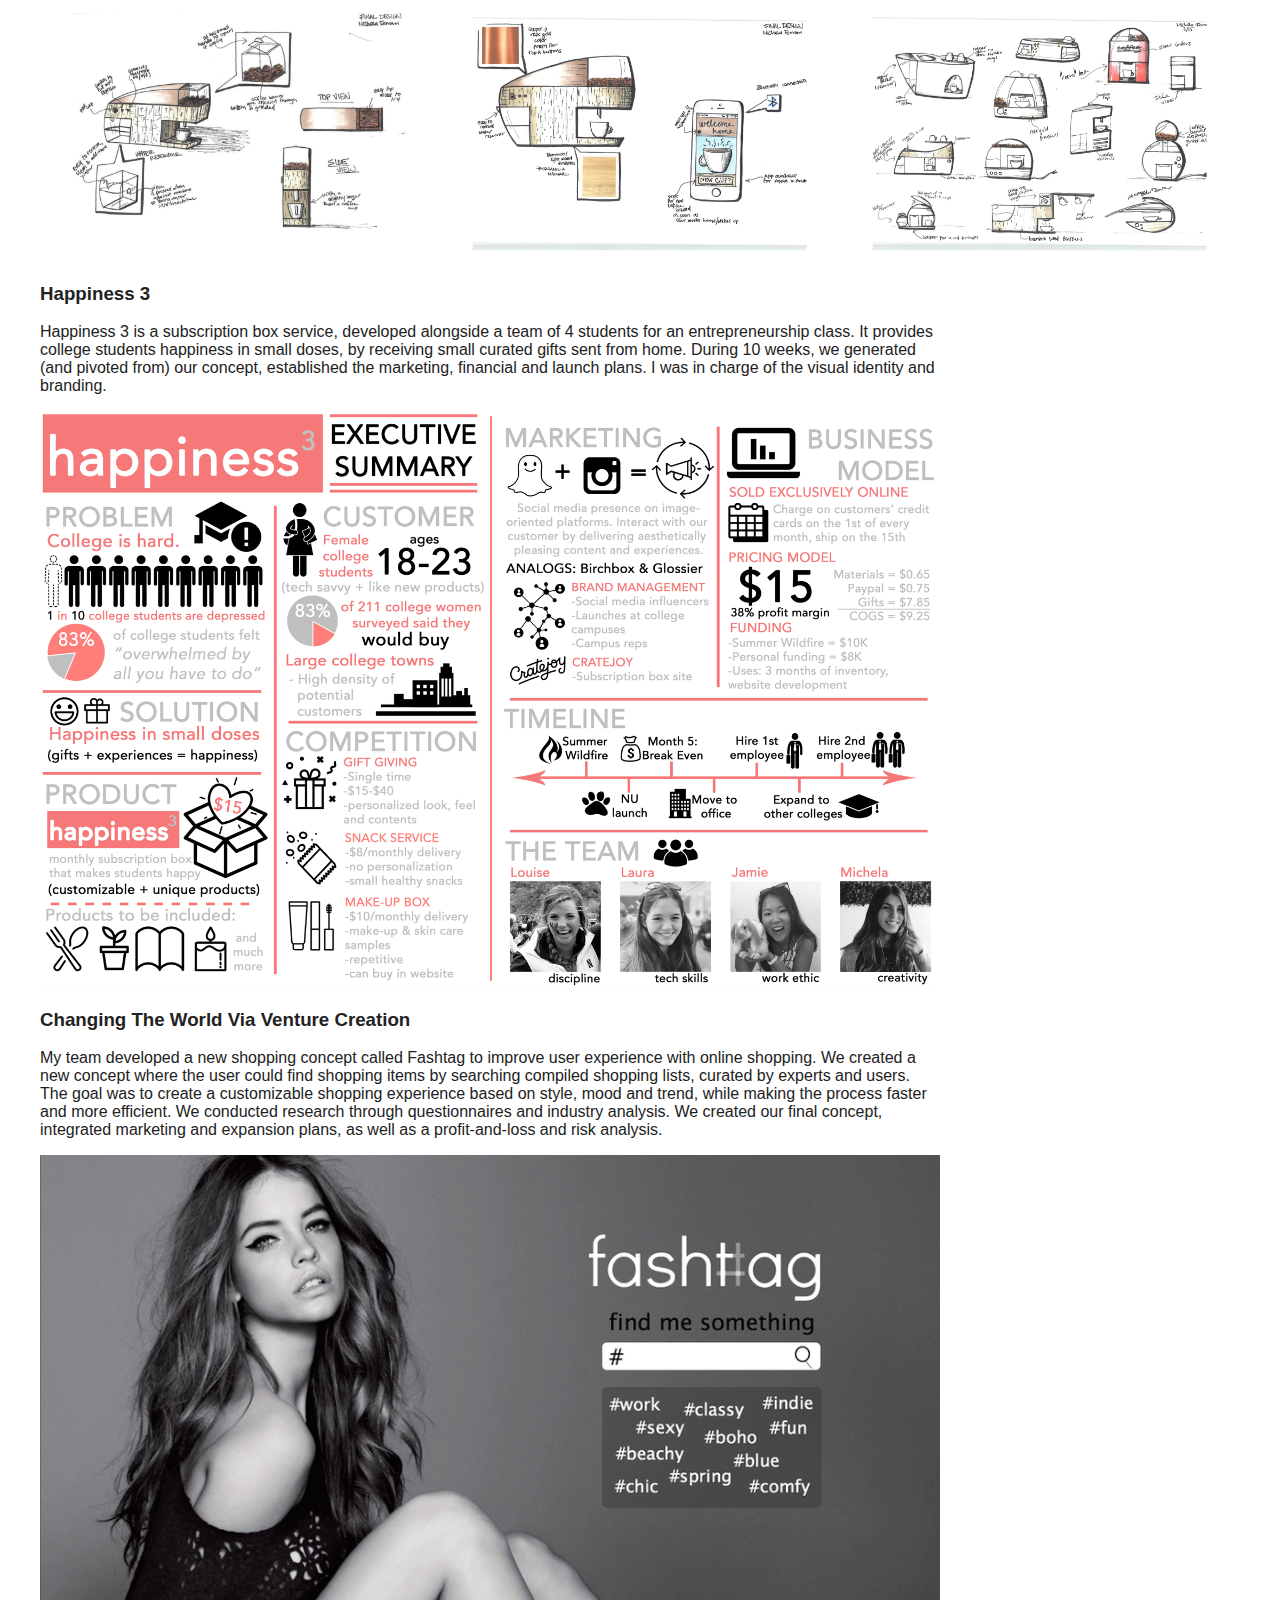
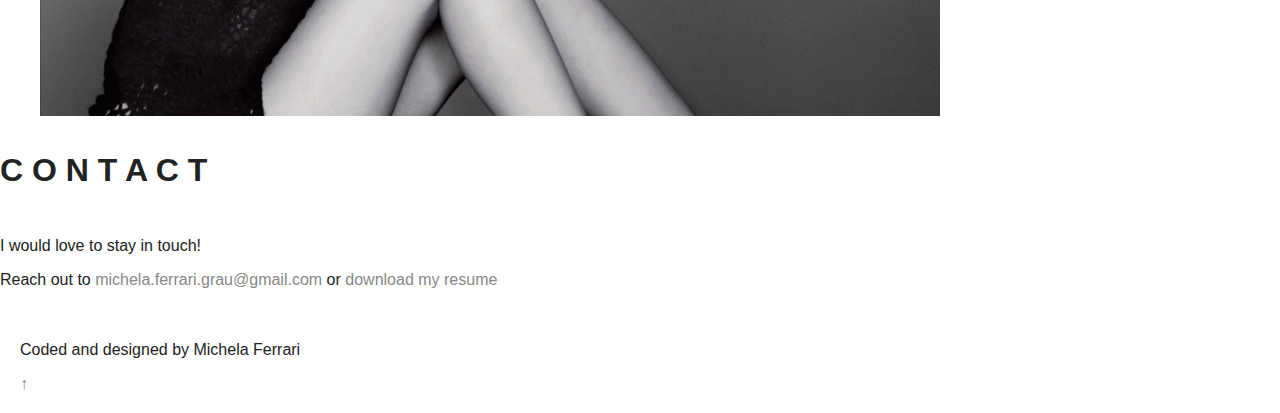
<file: unit_8/index.html>
<!DOCTYPE html>
<html>
<meta name="viewport" content="width=device-width, initial-scale=1">
<head>
	<link rel="stylesheet" type="text/css" href="css/style.css">
	<title>Michela Ferrari</title>
</head>
<body>
	<header>
		<h1>MICHELA FERRARI</h1>
		<nav>
			<a href="#">Home</a>
			<a href="#about">About</a>
			<a href="#work">Work</a>
			<a href="#contact">Contact</a>
		</nav>
	</header>
	<main>
		<section id="about" class="clearfix">
			<img src="images/michela.jpg" alt="Photo of Michela">
			<h2>A B O U T</h2>
			<p> Hi, I'm Michela. </p>
			<p> I take pen and paper wherever I go - to jot down ideas, to doodle something that sparks my interest or to simply let my mind wander. </p>
			<p>I'm a designer from Lima, Peru who is passionate about creating unique solutions that revolutionize experiences for human beings, whether generated through digital platforms, services or actual products.</p>
			<p>I believe design and communication go hand in hand.</p> 
			<p>I am currently a junior at Northwestern University, majoring in Communication Studies with a minor in Business Institutions and completing the Segal Certificate in Design.</p>
		</section>

		<section id="work" class="clearfix">
			<h2> W O R K </h2>
			<section>
				<h3> Industrial Design Sketches </h3>
				<p> For these design sketches, I originated concepts from scratch after creating a competitive audit and moodboard. After generating thumbnail sketches, I consolidated concepts and developed a single idea for each project. All of the sketches have been created by hand, using Pilot Fineliners andPrismaColor Premier Art Markers. </p>
				<img src="images/cafetera-final.jpg" alt="Coffee Maker" class="industrial-image"> 
				<img src="images/cafeterafrontview.jpg" alt="Coffee Maker" class="industrial-image">
				<img src="images/thumbnails.jpg" alt="thumbnails" class="industrial-image">
			</section>
			<section>
				<h3> Happiness 3 </h3>
				<p> Happiness 3 is a subscription box service, developed alongside a team of 4 students for an entrepreneurship class. It provides college students happiness in small doses, by receiving small curated gifts sent from home. During 10 weeks, we generated (and pivoted from) our concept, established the marketing, financial and launch plans. I was in charge of the visual identity and branding. </p>
				<img src="images/happiness.jpg" alt="Happiness3" id="happiness">
			</section>
			<section>
				<h3> Changing The World Via Venture Creation </h3> 
				<p> My team developed a new shopping concept called Fashtag to improve user experience with online shopping.  We created a new concept where the user could find shopping items by searching compiled shopping lists, curated by experts and users. The goal was to create a customizable shopping experience based on style, mood and trend, while making the process faster and more efficient. We conducted research through questionnaires and industry analysis. We created our final concept, integrated marketing and expansion plans, as well as a profit-and-loss and risk analysis. </p>
				<img src="images/fashtag.jpg" alt="Fashtag" id="Fashtag">
			</section>
		</section>
		<section id="contact" class="clearfix">
			<h2>C O N T A C T</h2>
			<p>I would love to stay in touch! </p>
			<p>Reach out to <a href="mailto:michela.ferrari.grau@gmail.com">michela.ferrari.grau@gmail.com</a> or <a href="#">download my resume</a></p>
		</section> 
	</main>
	<footer>
		<p> Coded and designed by Michela Ferrari </p>
		<a href="#" class="toTop">&uarr;</a>
	</footer>
</body>
</html>
</file>
<file: unit_1/css/style.css>
body{
	background-color: blue;
}

h1,p{
	color: white
}
</file>
<file: unit_3/css/style.css>
body{
	text-align: center;
	background: url("https://static.pexels.com/photos/463252/pexels-photo-463252.jpeg");
	background-size: cover;
	color: #fff;
	font-family: Avenir;
	padding-right: 100px;
	padding-left: 100px;
	padding-top: 50px;
}

h1 {
	font-size:72px;
	letter-spacing: 15px;
}

p {
	font-size:22px;
}

nav a {
	font-size: 16px;
	text-align: left;
	margin-right:75px;
	margin-left: 75px;
}

a {
	color: #888;
	font-size:16px;
	text-decoration: none;
}

img {
	width: 100%;
	}

footer {
	padding-bottom: 50px;
	font-size: 16px;
	text-align: left;
}
</file>
<file: unit_4/css/style.css>
* {margin:0;padding:0;box-sizing:border-box;}

body {
	color:#222;
	font-family: "Avenir", "Century Gothic", CenturyGothic, AppleGothic, sans-serif;
	font-size:16px;
}

nav {
    float: right;
    width: 100%;
    text-align: center;
    line-height: 20 px;
}

#intro{
	text-align: center;
	background: url(../images/flowers.jpg);
	background-size: cover;
	color: #fff;
	padding: 10em 0 0;
	height: 90vh;
}

h1 {
	font-size:4em;
	letter-spacing: 15px;
	/* margin-bottom: .5em; */
}

h2 {
	font-size:2em;
	margin-left: 3em;
	padding-top: 1em;
	padding-bottom: 1em;
}

h3 {
	margin-left: 3em;
	padding: 1em;
}

p {
	margin-left: 5em;
	margin-right: 5em;
	margin-bottom: 1em;
}

nav a {
	margin-right:75px;
	margin-left: 75px;
}

a {
	color: #999;
	text-decoration: none;
}

footer {
	padding-bottom: 50px;
	text-align: left;
	background-color: #666;
}
</file>
<file: unit_5/css/style.css>
* {margin:0;padding:0;box-sizing:border-box;}

body {
	color:#222;
	font-family: "Avenir", "Century Gothic", CenturyGothic, AppleGothic, sans-serif;
	font-size:16px;
}

nav {
	background-color: #E8C66A;
    border: 1px black solid;
    padding: 20px;
    float: right;
    width: 100%;
    text-align: center;
    line-height: 20 px;
}

header {
    background-color: #FFED74;
    border: 1px black solid;
    padding: 20px;
}

h1 {
	font-size:4em;
	letter-spacing: 15px;
	/* margin-bottom: .5em; */
}

h2 {
	font-size:2em;
	margin-left: 3em;
	padding-top: 1em;
	padding-bottom: 1em;
}

h3 {
	margin-left: 3em;
	padding: 1em;
}

p {
	margin-left: 5em;
	margin-right: 5em;
	margin-bottom: 1em;
}

nav a {
	margin-right:75px;
	margin-left: 75px;
}

a {
	color: #999;
	text-decoration: none;
}

footer {
	padding-bottom: 50px;
	text-align: left;
	background-color: #FF957E;
	border: 1px black solid;
    padding: 20px;
}

div {
	background-color: #FFE2B8;
    border: 1px black solid;
    padding: 20px;
}
</file>
<file: unit_6/css/style.css>
* {margin:0;padding:0;box-sizing:border-box;}

body {
	color:#222;
	font-family: "Avenir", "Century Gothic", CenturyGothic, AppleGothic, sans-serif;
	font-size:16px;
}

nav {
	background-color: #E8C66A;
    border: 1px black solid;
    padding: 20px;
    float: right;
    width: 100%;
    text-align: center;
    line-height: 20 px;
}

header {
    background-color: #FFED74;
    border: 1px black solid;
    padding: 20px;
}

.clearfix:after {
    visibility: hidden;
    display: block;
    font-size: 0;
    content: " ";
    clear: both;
    height: 0;
}

#two_column {
    background-color: #FFB7CF;
    border: 1px black solid;
    padding: 20px;
}

#left {
    background-color: violet;
    border: 1px black solid;
    padding: 20px;
    float: left;
    width: 30%;
}

#right {
    background-color: pink;
    border: 1px black solid;
    padding: 20px;
    float: right;   
    width: 62%;
}

h1 {
	font-size:4em;
	letter-spacing: 15px;
	/* margin-bottom: .5em; */
}

h2 {
	font-size:2em;
	margin-left: 3em;
	padding-top: 1em;
	padding-bottom: 1em;
}

h3 {
	margin-left: 3em;
	padding: 1em;
}

nav a {
	margin-right:75px;
	margin-left: 75px;
}

a {
	color: #999;
	text-decoration: none;

}

a:hover{
background-color: #aaaa
}

footer {
	padding-bottom: 50px;
	text-align: left;
	background-color: #FF957E;
	border: 1px black solid;
    padding: 20px;
}

div {
	background-color: #FFE2B8;
    border: 1px black solid;
    padding: 20px;
}
</file>
<file: unit_8/css/style.css>
* {margin:0;padding:0;box-sizing:border-box;}

body{
	color:#222;
	font-family: "Avenir", "Century Gothic", CenturyGothic, AppleGothic, sans-serif;
	font-size:16px;
}

nav{
    padding: 20px;
    float: right;
    width: 100%;
    text-align: center;
    line-height: 20 px;
}

header{
    text-align: center;
    background: url(../images/flowers.jpg);
    background-size: cover;
    color: #fff;
    padding: 10em 0 0;
    height: 90vh;
}

h1{
	font-size:4em;
	letter-spacing: 15px;
	margin-bottom: .5em;
}

h2{
	font-size:2em;
	/* margin-left: 2em; */
	padding-top: 1em;
	padding-bottom: 1em;
}

h3{
	margin-top:1em;
	margin-bottom: 1em;
}

nav a{
	margin-right:75px;
	margin-left: 75px;
}

a{
	color: #888;
	text-decoration: none;

}

a:hover{
color: #000000
}

p{
    margin-top: 1em;
    margin-bottom: 1em;
}

footer {
	padding-bottom: 50px;
	text-align: left;
    padding: 20px;
}

.clearfix:after{
    visibility: hidden;
    display: block;
    font-size: 0;
    content: " ";
    clear: both;
    height: 0;
}

#about {
    max-width: 800px;
    width: 100%;
    margin: auto;
    padding-top: 2em;
}

#about img{
    float: left;
    width: 50%;
}

#work {
    max-width: 1200px;
    margin: auto;
}

#work p {
    width: 75%;
    float: center;
}

.industrial-image {
    width: 33.33%;
    float: left;
    margin: 0;
    padding: 2em;
}

#happiness {
    width: 75%;
}

#Fashtag {
    width: 75%;
}

@media only screen and (max-width: 860px) {
	.industrial-image {
		width:100%;
	}
}
@media only screen and (max-width:950px) {
	a {
		color: #fff;
    }
}
</file>
